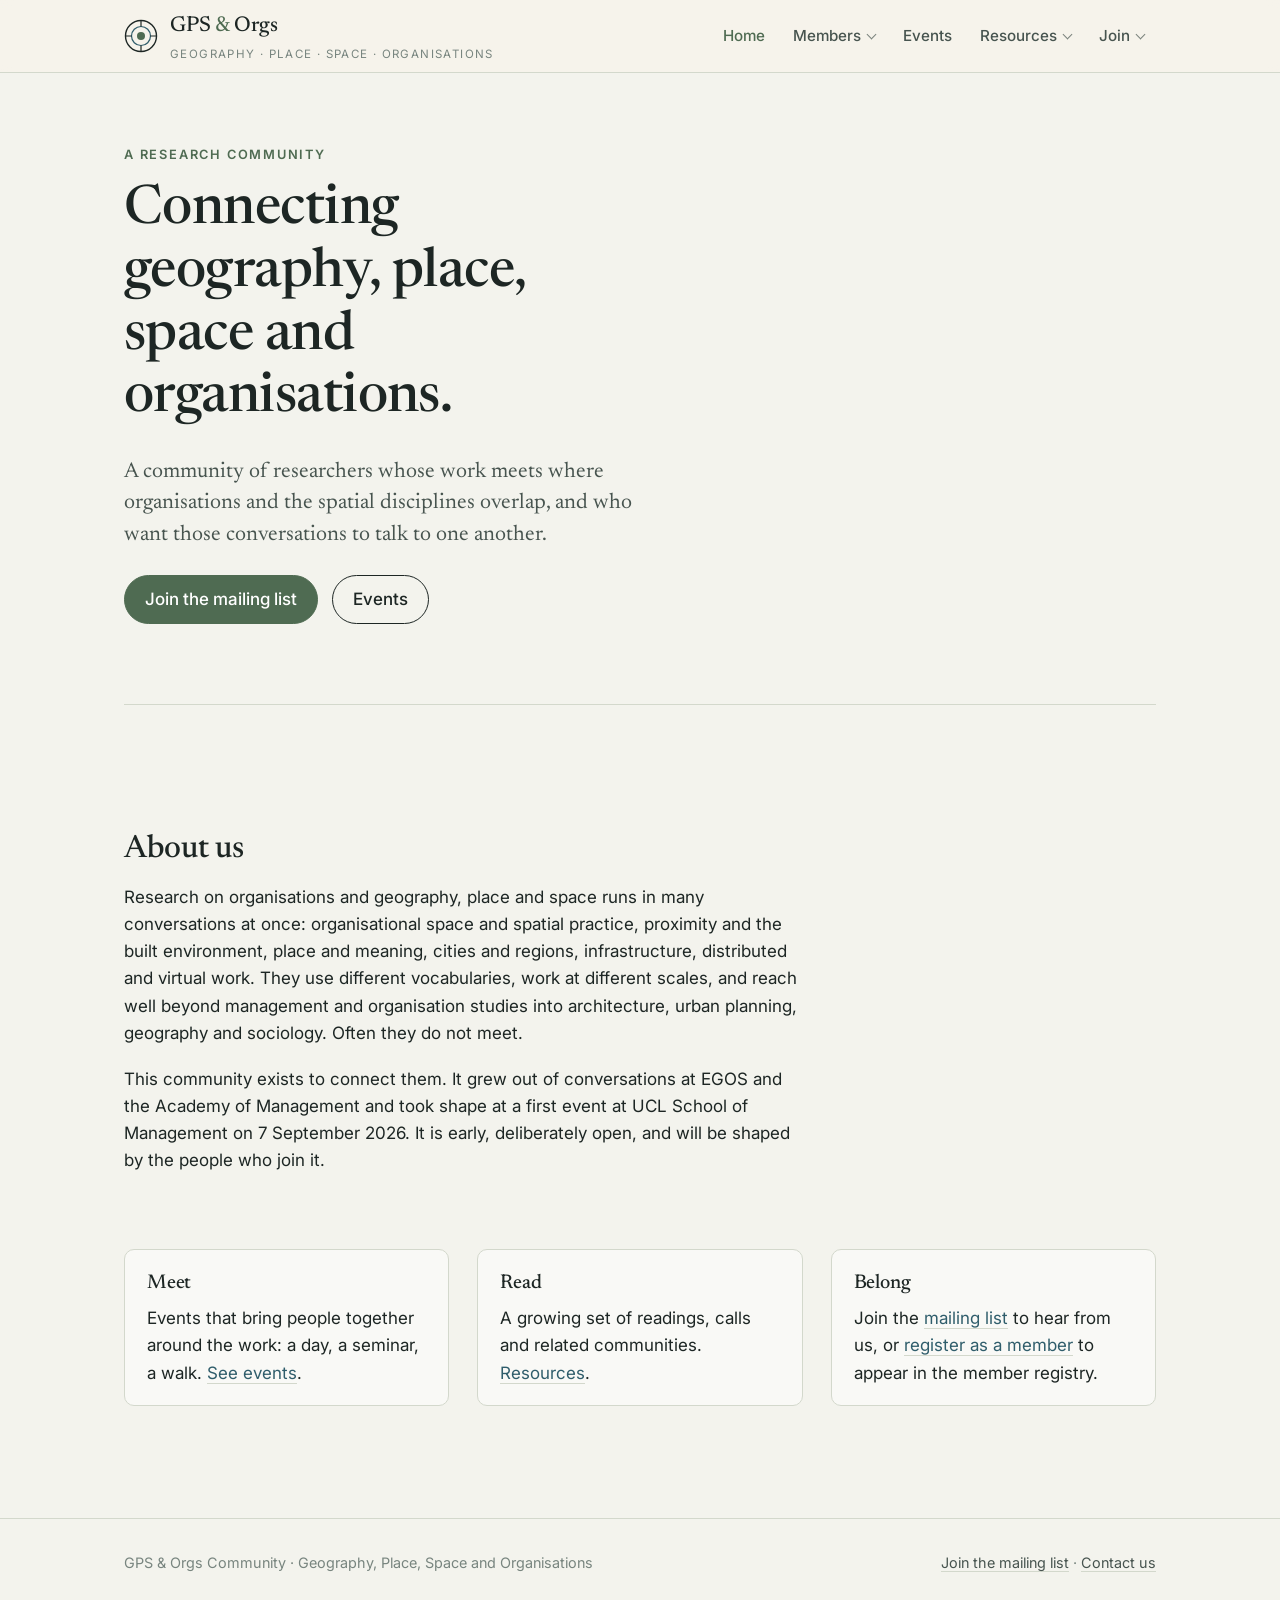
<file: index.html>
<!doctype html>
<html lang="en">
<head>
<meta charset="utf-8">
<meta name="viewport" content="width=device-width, initial-scale=1">
<title>Home · GPS &amp; Orgs Community</title>
<meta name="description" content="A community of researchers exploring organisations in relation to geography, place and space.">
<link rel="stylesheet" href="/assets/site.css?v=8bb95e47">
</head>
<body>
<header class="site"><div class="wrap">
  <a class="brand" href="/"><svg viewBox="0 0 34 34" aria-hidden="true"><circle cx="17" cy="17" r="15.5" fill="none" stroke="#1d2624" stroke-width="1.4"/><circle cx="17" cy="17" r="9.5" fill="none" stroke="#2f5d6b" stroke-width="1.2"/><circle cx="17" cy="17" r="4" fill="#4f6b52"/><path d="M17 1.5v6M17 26.5v6M1.5 17h6M26.5 17h6" stroke="#1d2624" stroke-width="1.2"/></svg><span><span class="name">GPS <span>&amp;</span> Orgs</span><span class="tag">Geography · Place · Space · Organisations</span></span></a>
  <nav class="main" aria-label="Main"><a href="/" aria-current="page">Home</a><details class="menu"><summary>Members</summary><div class="drop"><a href="/committee">Committee</a><a href="/members">Member registry</a></div></details><a href="/events">Events</a><details class="menu"><summary>Resources</summary><div class="drop"><a href="/resources">Community</a><a href="/readings">Readings</a><a href="/teaching">Teaching</a></div></details><details class="menu"><summary>Join</summary><div class="drop"><a href="/join">Mailing list</a><a href="/register">Register as a member</a></div></details></nav>
</div></header>

<main class="wrap">

<section class="hero">
  <div class="kicker">A research community</div>
  <h1>Connecting geography, place, space and organisations.</h1>
  <p class="lede">A community of researchers whose work meets where organisations and the spatial disciplines overlap, and who want those conversations to talk to one another.</p>
  <div class="actions"><a class="btn accent" href="/join">Join the mailing list</a><a class="btn" href="/events">Events</a></div>
</section>
<hr class="rule">
<section class="band">
  <h2>About us</h2>
  <p>Research on organisations and geography, place and space runs in many conversations at once: organisational space and spatial practice, proximity and the built environment, place and meaning, cities and regions, infrastructure, distributed and virtual work. They use different vocabularies, work at different scales, and reach well beyond management and organisation studies into architecture, urban planning, geography and sociology. Often they do not meet.</p>
  <p>This community exists to connect them. It grew out of conversations at EGOS and the Academy of Management and took shape at a first event at UCL School of Management on 7 September 2026. It is early, deliberately open, and will be shaped by the people who join it.</p>
</section>
<section class="band">
  <div class="grid">
    <div class="card"><h3>Meet</h3><p>Events that bring people together around the work: a day, a seminar, a walk. <a href="/events">See events</a>.</p></div>
    <div class="card"><h3>Read</h3><p>A growing set of readings, calls and related communities. <a href="/resources">Resources</a>.</p></div>
    <div class="card"><h3>Belong</h3><p>Join the <a href="/join">mailing list</a> to hear from us, or <a href="/register">register as a member</a> to appear in the member registry.</p></div>
  </div>
</section>

</main>
<footer class="site"><div class="wrap">
  <div>GPS &amp; Orgs Community · Geography, Place, Space and Organisations</div>
  <div><a href="/join">Join the mailing list</a> · <a href="/contact">Contact us</a></div>
</div></footer>
<script>
document.querySelectorAll('a.mail').forEach(function(a){var u=a.dataset.u,d=a.dataset.d;a.href='mailto:'+u+'@'+d;if(!a.textContent.trim())a.textContent=u+'@'+d;});
document.querySelectorAll('details.menu').forEach(function(d){d.addEventListener('toggle',function(){if(d.open)document.querySelectorAll('details.menu').forEach(function(o){if(o!==d)o.open=false;});});});
document.addEventListener('click',function(e){if(!e.target.closest('details.menu'))document.querySelectorAll('details.menu').forEach(function(o){o.open=false;});});
</script>
</body>
</html>
</file>
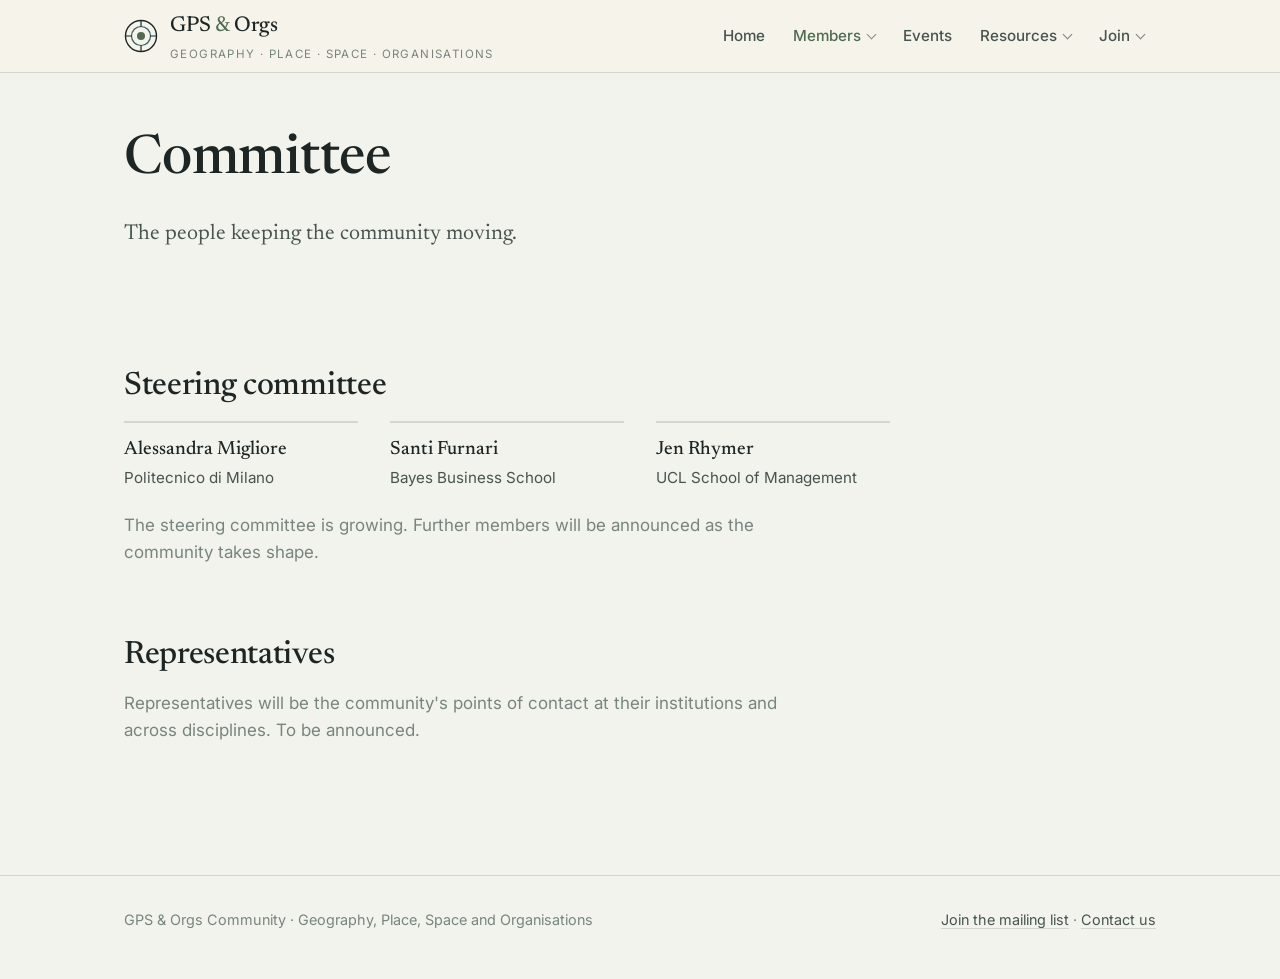
<file: committee.html>
<!doctype html>
<html lang="en">
<head>
<meta charset="utf-8">
<meta name="viewport" content="width=device-width, initial-scale=1">
<title>Committee · GPS &amp; Orgs Community</title>
<meta name="description" content="The steering committee and representatives of the GPS &amp; Orgs Community.">
<link rel="stylesheet" href="/assets/site.css?v=8bb95e47">
</head>
<body>
<header class="site"><div class="wrap">
  <a class="brand" href="/"><svg viewBox="0 0 34 34" aria-hidden="true"><circle cx="17" cy="17" r="15.5" fill="none" stroke="#1d2624" stroke-width="1.4"/><circle cx="17" cy="17" r="9.5" fill="none" stroke="#2f5d6b" stroke-width="1.2"/><circle cx="17" cy="17" r="4" fill="#4f6b52"/><path d="M17 1.5v6M17 26.5v6M1.5 17h6M26.5 17h6" stroke="#1d2624" stroke-width="1.2"/></svg><span><span class="name">GPS <span>&amp;</span> Orgs</span><span class="tag">Geography · Place · Space · Organisations</span></span></a>
  <nav class="main" aria-label="Main"><a href="/">Home</a><details class="menu"><summary class="current">Members</summary><div class="drop"><a href="/committee" aria-current="page">Committee</a><a href="/members">Member registry</a></div></details><a href="/events">Events</a><details class="menu"><summary>Resources</summary><div class="drop"><a href="/resources">Community</a><a href="/readings">Readings</a><a href="/teaching">Teaching</a></div></details><details class="menu"><summary>Join</summary><div class="drop"><a href="/join">Mailing list</a><a href="/register">Register as a member</a></div></details></nav>
</div></header>

<main class="wrap">

<section class="page-title"><h1>Committee</h1><p class="lede">The people keeping the community moving.</p></section>
<section class="band">
  <h2>Steering committee</h2>
  <div class="people">
    <div class="person"><div class="who">Alessandra Migliore</div><div class="where">Politecnico di Milano</div></div>
    <div class="person"><div class="who">Santi Furnari</div><div class="where">Bayes Business School</div></div>
    <div class="person"><div class="who">Jen Rhymer</div><div class="where">UCL School of Management</div></div>
  </div>
  <p class="muted" style="margin-top:22px">The steering committee is growing. Further members will be announced as the community takes shape.</p>
  <h2>Representatives</h2>
  <p class="muted">Representatives will be the community's points of contact at their institutions and across disciplines. To be announced.</p>
</section>

</main>
<footer class="site"><div class="wrap">
  <div>GPS &amp; Orgs Community · Geography, Place, Space and Organisations</div>
  <div><a href="/join">Join the mailing list</a> · <a href="/contact">Contact us</a></div>
</div></footer>
<script>
document.querySelectorAll('a.mail').forEach(function(a){var u=a.dataset.u,d=a.dataset.d;a.href='mailto:'+u+'@'+d;if(!a.textContent.trim())a.textContent=u+'@'+d;});
document.querySelectorAll('details.menu').forEach(function(d){d.addEventListener('toggle',function(){if(d.open)document.querySelectorAll('details.menu').forEach(function(o){if(o!==d)o.open=false;});});});
document.addEventListener('click',function(e){if(!e.target.closest('details.menu'))document.querySelectorAll('details.menu').forEach(function(o){o.open=false;});});
</script>
</body>
</html>
</file>
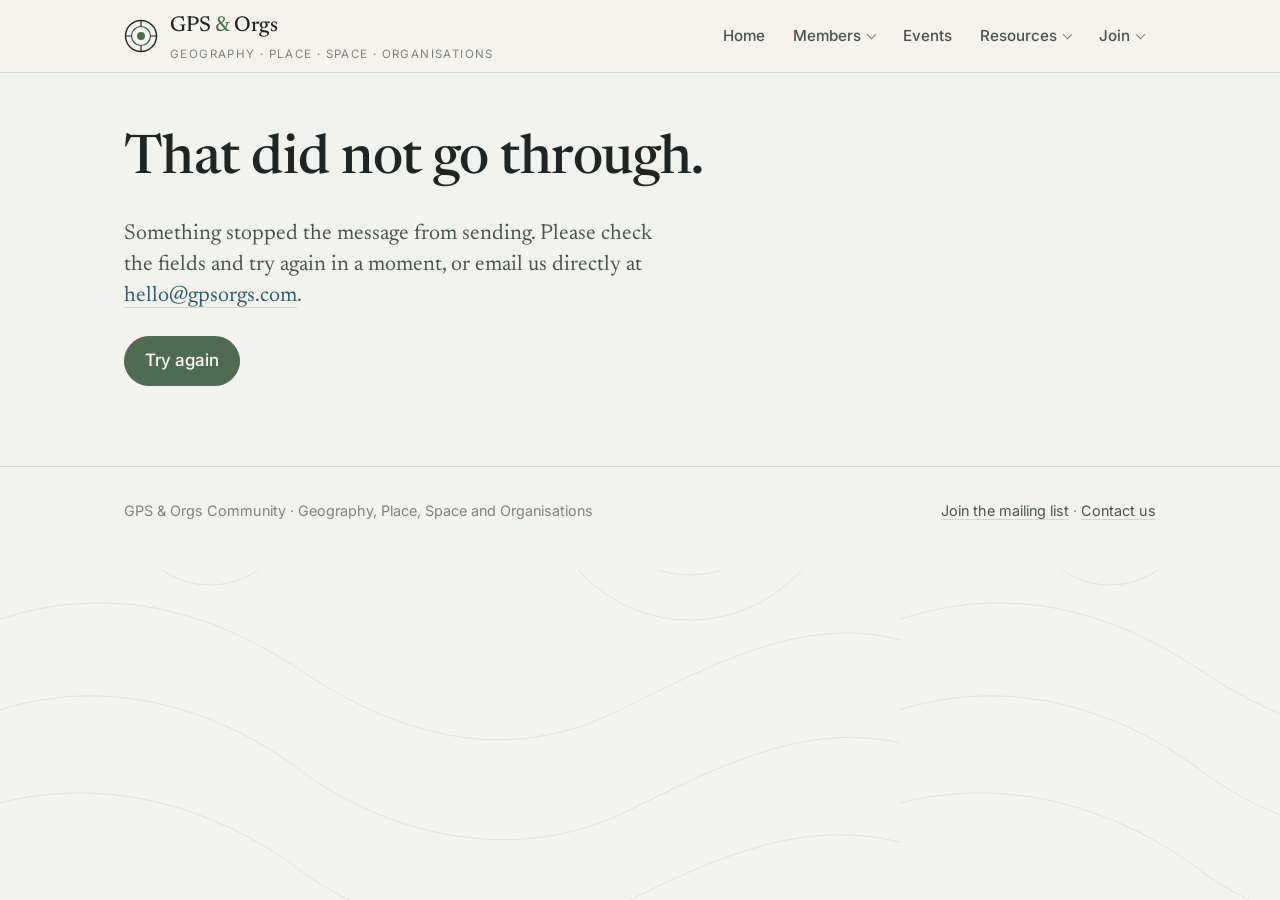
<file: contact-problem.html>
<!doctype html>
<html lang="en">
<head>
<meta charset="utf-8">
<meta name="viewport" content="width=device-width, initial-scale=1">
<title>Something went wrong · GPS &amp; Orgs Community</title>
<meta name="description" content="The message could not be sent.">
<link rel="stylesheet" href="/assets/site.css?v=8bb95e47">
</head>
<body>
<header class="site"><div class="wrap">
  <a class="brand" href="/"><svg viewBox="0 0 34 34" aria-hidden="true"><circle cx="17" cy="17" r="15.5" fill="none" stroke="#1d2624" stroke-width="1.4"/><circle cx="17" cy="17" r="9.5" fill="none" stroke="#2f5d6b" stroke-width="1.2"/><circle cx="17" cy="17" r="4" fill="#4f6b52"/><path d="M17 1.5v6M17 26.5v6M1.5 17h6M26.5 17h6" stroke="#1d2624" stroke-width="1.2"/></svg><span><span class="name">GPS <span>&amp;</span> Orgs</span><span class="tag">Geography · Place · Space · Organisations</span></span></a>
  <nav class="main" aria-label="Main"><a href="/">Home</a><details class="menu"><summary>Members</summary><div class="drop"><a href="/committee">Committee</a><a href="/members">Member registry</a></div></details><a href="/events">Events</a><details class="menu"><summary>Resources</summary><div class="drop"><a href="/resources">Community</a><a href="/readings">Readings</a><a href="/teaching">Teaching</a></div></details><details class="menu"><summary>Join</summary><div class="drop"><a href="/join">Mailing list</a><a href="/register">Register as a member</a></div></details></nav>
</div></header>

<main class="wrap">

<section class="page-title"><h1>That did not go through.</h1><p class="lede">Something stopped the message from sending. Please check the fields and try again in a moment, or email us directly at <a class="mail" data-u="hello" data-d="gpsorgs.com"></a>.</p>
<div class="actions"><a class="btn accent" href="/contact">Try again</a></div></section>

</main>
<footer class="site"><div class="wrap">
  <div>GPS &amp; Orgs Community · Geography, Place, Space and Organisations</div>
  <div><a href="/join">Join the mailing list</a> · <a href="/contact">Contact us</a></div>
</div></footer>
<script>
document.querySelectorAll('a.mail').forEach(function(a){var u=a.dataset.u,d=a.dataset.d;a.href='mailto:'+u+'@'+d;if(!a.textContent.trim())a.textContent=u+'@'+d;});
document.querySelectorAll('details.menu').forEach(function(d){d.addEventListener('toggle',function(){if(d.open)document.querySelectorAll('details.menu').forEach(function(o){if(o!==d)o.open=false;});});});
document.addEventListener('click',function(e){if(!e.target.closest('details.menu'))document.querySelectorAll('details.menu').forEach(function(o){o.open=false;});});
</script>
</body>
</html>
</file>
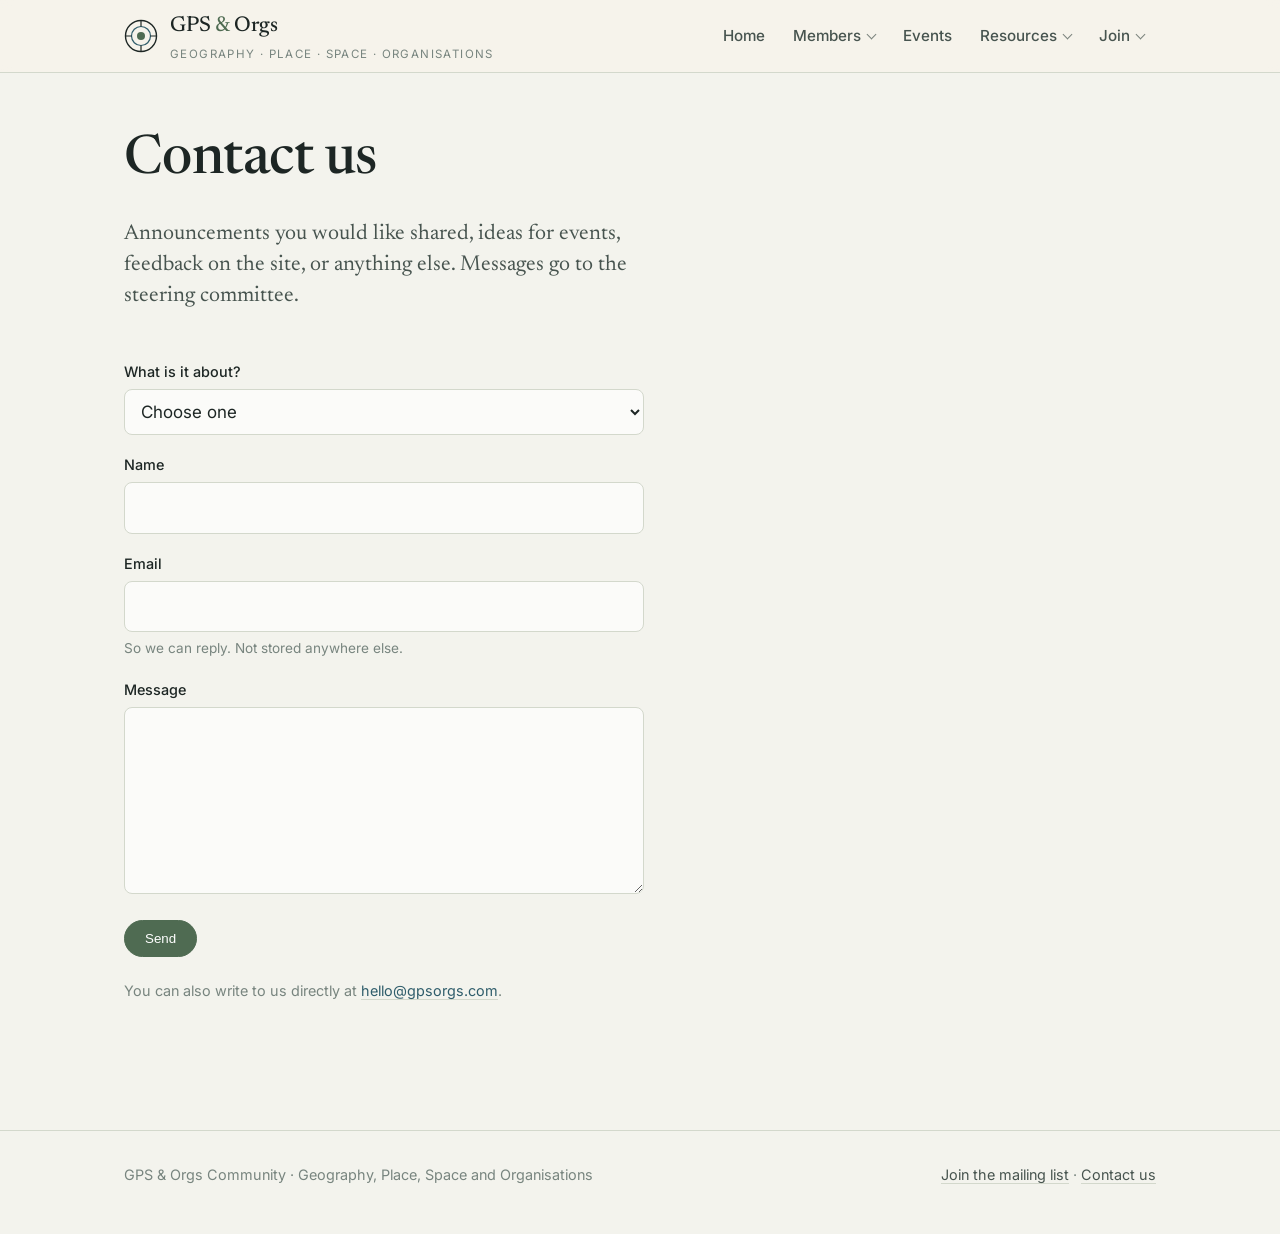
<file: contact.html>
<!doctype html>
<html lang="en">
<head>
<meta charset="utf-8">
<meta name="viewport" content="width=device-width, initial-scale=1">
<title>Contact · GPS &amp; Orgs Community</title>
<meta name="description" content="Contact the GPS &amp; Orgs Community.">
<link rel="stylesheet" href="/assets/site.css?v=8bb95e47">
</head>
<body>
<header class="site"><div class="wrap">
  <a class="brand" href="/"><svg viewBox="0 0 34 34" aria-hidden="true"><circle cx="17" cy="17" r="15.5" fill="none" stroke="#1d2624" stroke-width="1.4"/><circle cx="17" cy="17" r="9.5" fill="none" stroke="#2f5d6b" stroke-width="1.2"/><circle cx="17" cy="17" r="4" fill="#4f6b52"/><path d="M17 1.5v6M17 26.5v6M1.5 17h6M26.5 17h6" stroke="#1d2624" stroke-width="1.2"/></svg><span><span class="name">GPS <span>&amp;</span> Orgs</span><span class="tag">Geography · Place · Space · Organisations</span></span></a>
  <nav class="main" aria-label="Main"><a href="/">Home</a><details class="menu"><summary>Members</summary><div class="drop"><a href="/committee">Committee</a><a href="/members">Member registry</a></div></details><a href="/events">Events</a><details class="menu"><summary>Resources</summary><div class="drop"><a href="/resources">Community</a><a href="/readings">Readings</a><a href="/teaching">Teaching</a></div></details><details class="menu"><summary>Join</summary><div class="drop"><a href="/join">Mailing list</a><a href="/register">Register as a member</a></div></details></nav>
</div></header>

<main class="wrap">

<section class="page-title"><h1>Contact us</h1><p class="lede">Announcements you would like shared, ideas for events, feedback on the site, or anything else. Messages go to the steering committee.</p></section>
<section class="band">
  <form class="join" action="/api/contact" method="post">
    <div style="position:absolute;left:-10000px;top:auto;width:1px;height:1px;overflow:hidden" aria-hidden="true"><label>Leave this empty<input type="text" name="website" tabindex="-1" autocomplete="off"></label></div>
    <div class="field"><label for="topic">What is it about?</label><select id="topic" name="topic" required>
      <option value="">Choose one</option>
      <option>Resource contribution</option>
      <option>Event idea</option>
      <option>Website feedback</option>
      <option>Member registry issue</option>
      <option>General enquiry</option>
    </select></div>
    <div class="field"><label for="name">Name</label><input id="name" name="name" type="text" autocomplete="name" required></div>
    <div class="field"><label for="email">Email</label><input id="email" name="email" type="email" autocomplete="email" required><div class="hint">So we can reply. Not stored anywhere else.</div></div>
    <div class="field"><label for="message">Message</label><textarea id="message" name="message" rows="6" required></textarea></div>
    <button class="btn accent" type="submit">Send</button>
  </form>
  <p class="small muted" style="margin-top:22px">You can also write to us directly at <a class="mail" data-u="hello" data-d="gpsorgs.com"></a>.</p>
</section>

</main>
<footer class="site"><div class="wrap">
  <div>GPS &amp; Orgs Community · Geography, Place, Space and Organisations</div>
  <div><a href="/join">Join the mailing list</a> · <a href="/contact">Contact us</a></div>
</div></footer>
<script>
document.querySelectorAll('a.mail').forEach(function(a){var u=a.dataset.u,d=a.dataset.d;a.href='mailto:'+u+'@'+d;if(!a.textContent.trim())a.textContent=u+'@'+d;});
document.querySelectorAll('details.menu').forEach(function(d){d.addEventListener('toggle',function(){if(d.open)document.querySelectorAll('details.menu').forEach(function(o){if(o!==d)o.open=false;});});});
document.addEventListener('click',function(e){if(!e.target.closest('details.menu'))document.querySelectorAll('details.menu').forEach(function(o){o.open=false;});});
</script>
</body>
</html>
</file>
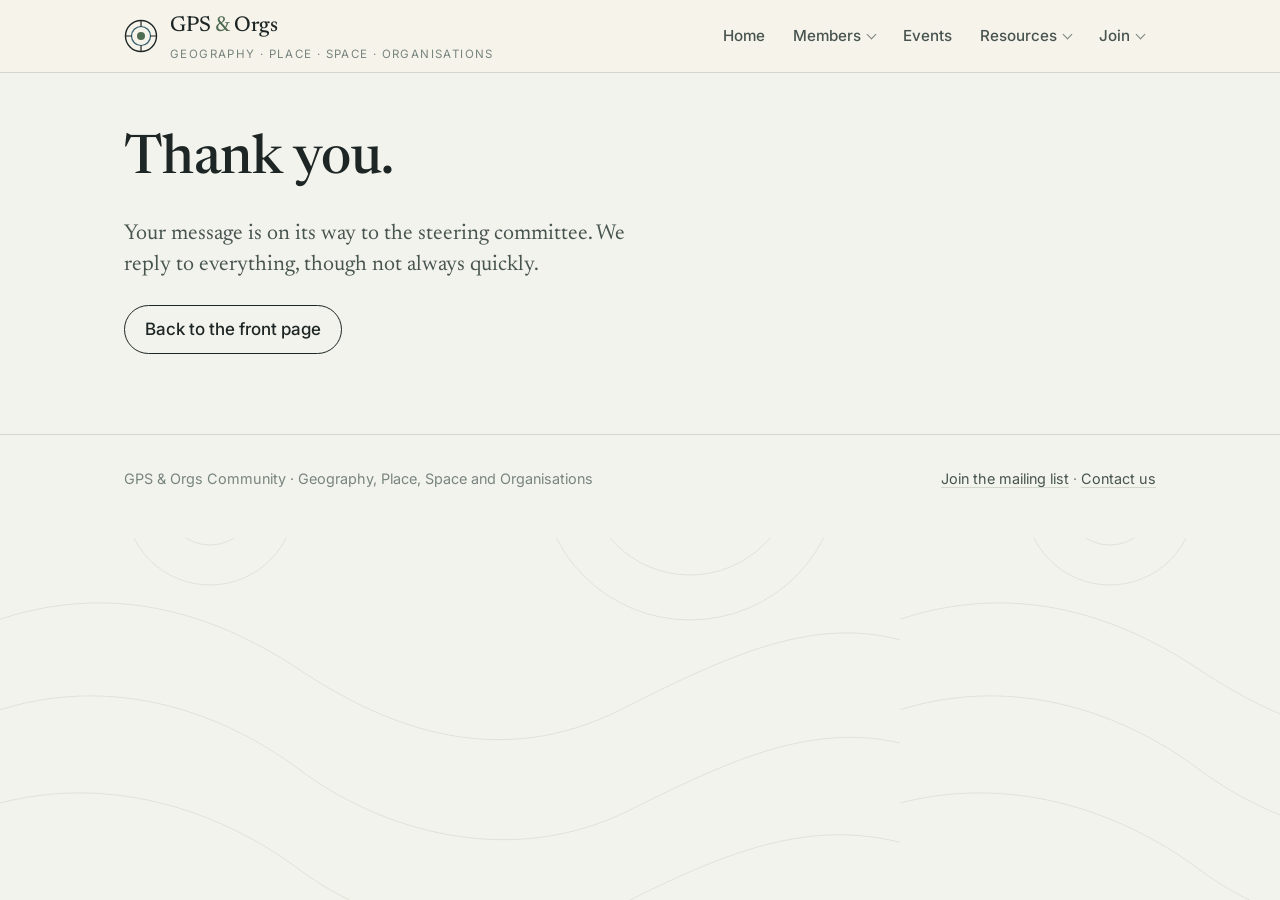
<file: contacted.html>
<!doctype html>
<html lang="en">
<head>
<meta charset="utf-8">
<meta name="viewport" content="width=device-width, initial-scale=1">
<title>Message sent · GPS &amp; Orgs Community</title>
<meta name="description" content="Your message to the GPS &amp; Orgs Community was sent.">
<link rel="stylesheet" href="/assets/site.css?v=8bb95e47">
</head>
<body>
<header class="site"><div class="wrap">
  <a class="brand" href="/"><svg viewBox="0 0 34 34" aria-hidden="true"><circle cx="17" cy="17" r="15.5" fill="none" stroke="#1d2624" stroke-width="1.4"/><circle cx="17" cy="17" r="9.5" fill="none" stroke="#2f5d6b" stroke-width="1.2"/><circle cx="17" cy="17" r="4" fill="#4f6b52"/><path d="M17 1.5v6M17 26.5v6M1.5 17h6M26.5 17h6" stroke="#1d2624" stroke-width="1.2"/></svg><span><span class="name">GPS <span>&amp;</span> Orgs</span><span class="tag">Geography · Place · Space · Organisations</span></span></a>
  <nav class="main" aria-label="Main"><a href="/">Home</a><details class="menu"><summary>Members</summary><div class="drop"><a href="/committee">Committee</a><a href="/members">Member registry</a></div></details><a href="/events">Events</a><details class="menu"><summary>Resources</summary><div class="drop"><a href="/resources">Community</a><a href="/readings">Readings</a><a href="/teaching">Teaching</a></div></details><details class="menu"><summary>Join</summary><div class="drop"><a href="/join">Mailing list</a><a href="/register">Register as a member</a></div></details></nav>
</div></header>

<main class="wrap">

<section class="page-title"><h1>Thank you.</h1><p class="lede">Your message is on its way to the steering committee. We reply to everything, though not always quickly.</p>
<div class="actions"><a class="btn" href="/">Back to the front page</a></div></section>

</main>
<footer class="site"><div class="wrap">
  <div>GPS &amp; Orgs Community · Geography, Place, Space and Organisations</div>
  <div><a href="/join">Join the mailing list</a> · <a href="/contact">Contact us</a></div>
</div></footer>
<script>
document.querySelectorAll('a.mail').forEach(function(a){var u=a.dataset.u,d=a.dataset.d;a.href='mailto:'+u+'@'+d;if(!a.textContent.trim())a.textContent=u+'@'+d;});
document.querySelectorAll('details.menu').forEach(function(d){d.addEventListener('toggle',function(){if(d.open)document.querySelectorAll('details.menu').forEach(function(o){if(o!==d)o.open=false;});});});
document.addEventListener('click',function(e){if(!e.target.closest('details.menu'))document.querySelectorAll('details.menu').forEach(function(o){o.open=false;});});
</script>
</body>
</html>
</file>
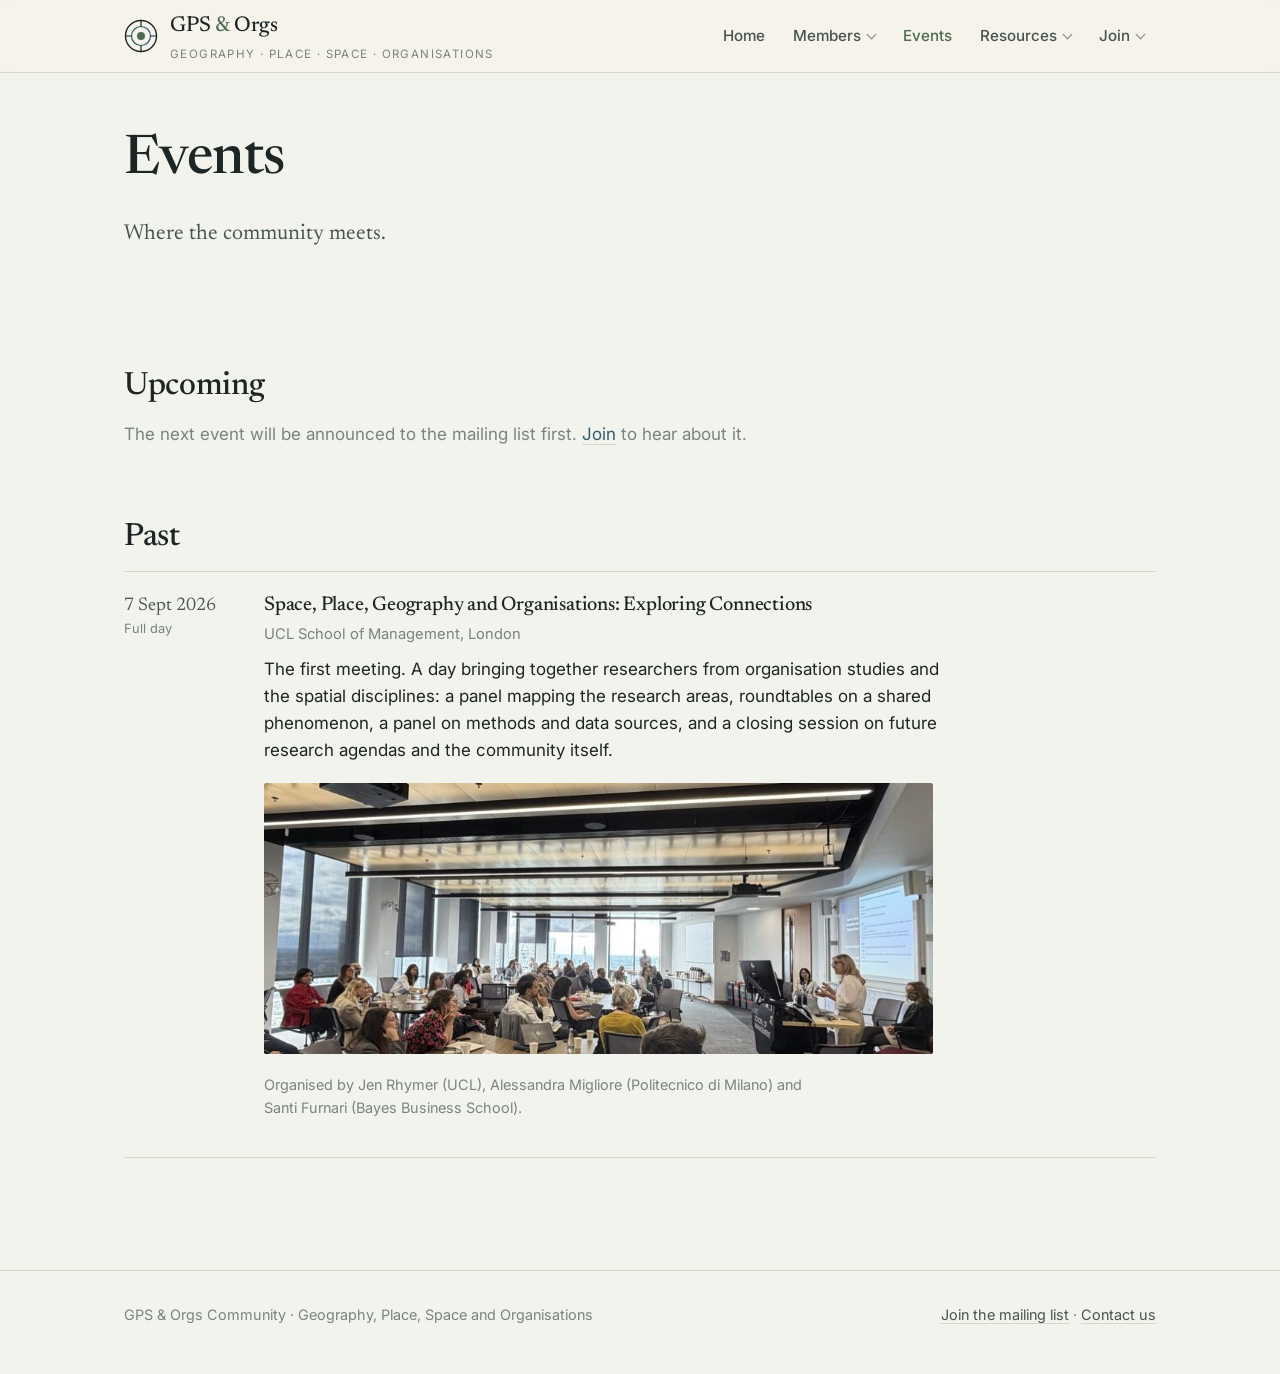
<file: events.html>
<!doctype html>
<html lang="en">
<head>
<meta charset="utf-8">
<meta name="viewport" content="width=device-width, initial-scale=1">
<title>Events · GPS &amp; Orgs Community</title>
<meta name="description" content="Upcoming and past events of the GPS &amp; Orgs Community.">
<link rel="stylesheet" href="/assets/site.css?v=8bb95e47">
</head>
<body>
<header class="site"><div class="wrap">
  <a class="brand" href="/"><svg viewBox="0 0 34 34" aria-hidden="true"><circle cx="17" cy="17" r="15.5" fill="none" stroke="#1d2624" stroke-width="1.4"/><circle cx="17" cy="17" r="9.5" fill="none" stroke="#2f5d6b" stroke-width="1.2"/><circle cx="17" cy="17" r="4" fill="#4f6b52"/><path d="M17 1.5v6M17 26.5v6M1.5 17h6M26.5 17h6" stroke="#1d2624" stroke-width="1.2"/></svg><span><span class="name">GPS <span>&amp;</span> Orgs</span><span class="tag">Geography · Place · Space · Organisations</span></span></a>
  <nav class="main" aria-label="Main"><a href="/">Home</a><details class="menu"><summary>Members</summary><div class="drop"><a href="/committee">Committee</a><a href="/members">Member registry</a></div></details><a href="/events" aria-current="page">Events</a><details class="menu"><summary>Resources</summary><div class="drop"><a href="/resources">Community</a><a href="/readings">Readings</a><a href="/teaching">Teaching</a></div></details><details class="menu"><summary>Join</summary><div class="drop"><a href="/join">Mailing list</a><a href="/register">Register as a member</a></div></details></nav>
</div></header>

<main class="wrap">

<section class="page-title"><h1>Events</h1><p class="lede">Where the community meets.</p></section>
<section class="band">
  <h2>Upcoming</h2>
  <p class="muted">The next event will be announced to the mailing list first. <a href="/join">Join</a> to hear about it.</p>
  <h2>Past</h2>
  <div class="event">
    <div class="when">7 Sept 2026<small>Full day</small></div>
    <div>
      <h3>Space, Place, Geography and Organisations: Exploring Connections</h3>
      <div class="where">UCL School of Management, London</div>
      <p>The first meeting. A day bringing together researchers from organisation studies and the spatial disciplines: a panel mapping the research areas, roundtables on a shared phenomenon, a panel on methods and data sources, and a closing session on future research agendas and the community itself.</p>
      <figure class="photo">
        <img src="/assets/2026-09-07-first-meeting-900.jpg" srcset="/assets/2026-09-07-first-meeting-900.jpg 900w, /assets/2026-09-07-first-meeting-1800.jpg 1800w" sizes="(max-width: 600px) 92vw, 670px" width="900" height="365" loading="lazy" alt="Researchers seated around tables in a top-floor room at UCL School of Management, listening to a speaker at the lectern, with the London skyline through the windows.">
      </figure>
      <p class="small muted">Organised by Jen Rhymer (UCL), Alessandra Migliore (Politecnico di Milano) and Santi Furnari (Bayes Business School).</p>
    </div>
  </div>
</section>

</main>
<footer class="site"><div class="wrap">
  <div>GPS &amp; Orgs Community · Geography, Place, Space and Organisations</div>
  <div><a href="/join">Join the mailing list</a> · <a href="/contact">Contact us</a></div>
</div></footer>
<script>
document.querySelectorAll('a.mail').forEach(function(a){var u=a.dataset.u,d=a.dataset.d;a.href='mailto:'+u+'@'+d;if(!a.textContent.trim())a.textContent=u+'@'+d;});
document.querySelectorAll('details.menu').forEach(function(d){d.addEventListener('toggle',function(){if(d.open)document.querySelectorAll('details.menu').forEach(function(o){if(o!==d)o.open=false;});});});
document.addEventListener('click',function(e){if(!e.target.closest('details.menu'))document.querySelectorAll('details.menu').forEach(function(o){o.open=false;});});
</script>
</body>
</html>
</file>
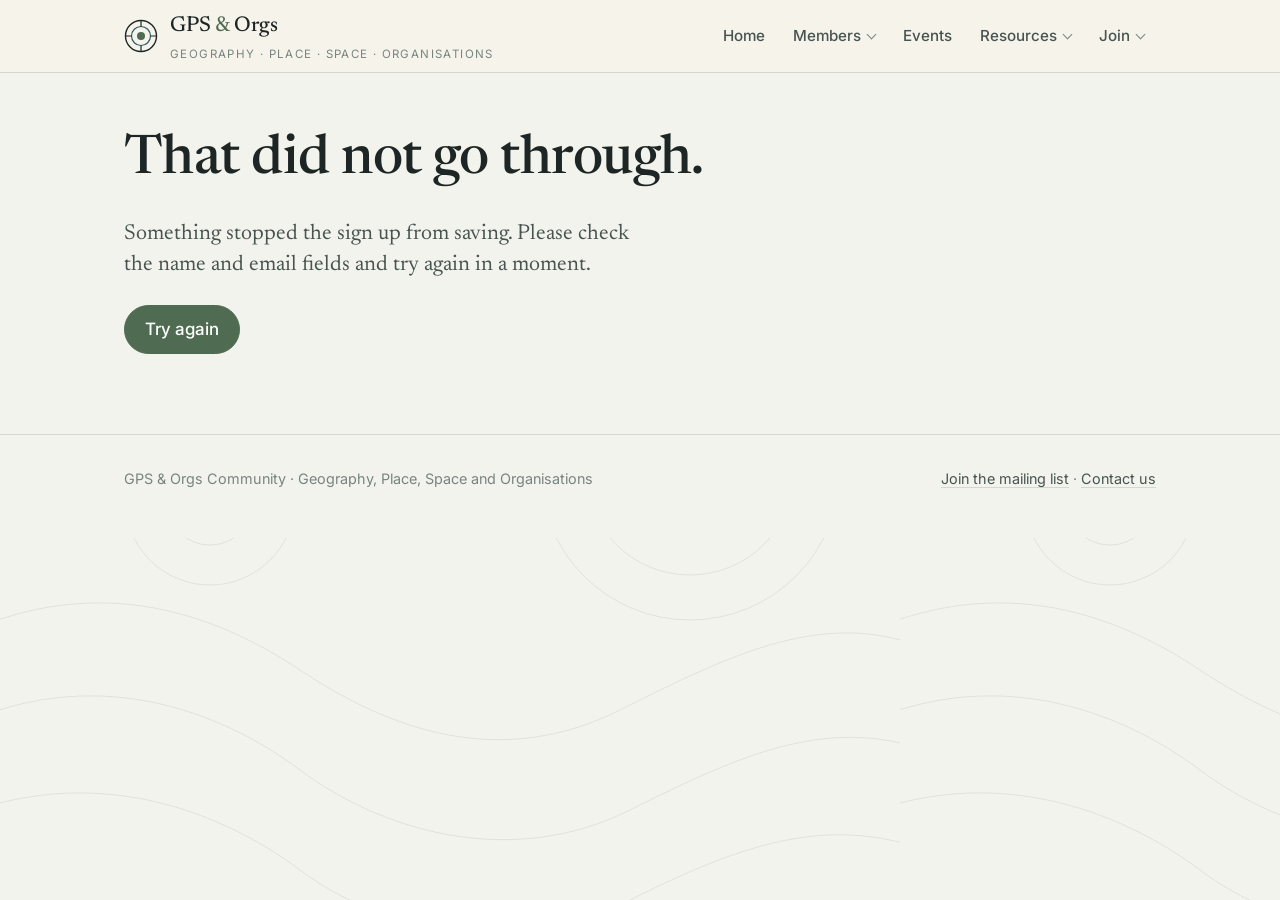
<file: join-problem.html>
<!doctype html>
<html lang="en">
<head>
<meta charset="utf-8">
<meta name="viewport" content="width=device-width, initial-scale=1">
<title>Something went wrong · GPS &amp; Orgs Community</title>
<meta name="description" content="The sign up could not be saved.">
<link rel="stylesheet" href="/assets/site.css?v=8bb95e47">
</head>
<body>
<header class="site"><div class="wrap">
  <a class="brand" href="/"><svg viewBox="0 0 34 34" aria-hidden="true"><circle cx="17" cy="17" r="15.5" fill="none" stroke="#1d2624" stroke-width="1.4"/><circle cx="17" cy="17" r="9.5" fill="none" stroke="#2f5d6b" stroke-width="1.2"/><circle cx="17" cy="17" r="4" fill="#4f6b52"/><path d="M17 1.5v6M17 26.5v6M1.5 17h6M26.5 17h6" stroke="#1d2624" stroke-width="1.2"/></svg><span><span class="name">GPS <span>&amp;</span> Orgs</span><span class="tag">Geography · Place · Space · Organisations</span></span></a>
  <nav class="main" aria-label="Main"><a href="/">Home</a><details class="menu"><summary>Members</summary><div class="drop"><a href="/committee">Committee</a><a href="/members">Member registry</a></div></details><a href="/events">Events</a><details class="menu"><summary>Resources</summary><div class="drop"><a href="/resources">Community</a><a href="/readings">Readings</a><a href="/teaching">Teaching</a></div></details><details class="menu"><summary>Join</summary><div class="drop"><a href="/join">Mailing list</a><a href="/register">Register as a member</a></div></details></nav>
</div></header>

<main class="wrap">

<section class="page-title"><h1>That did not go through.</h1><p class="lede">Something stopped the sign up from saving. Please check the name and email fields and try again in a moment.</p>
<div class="actions"><a class="btn accent" href="/join">Try again</a></div></section>

</main>
<footer class="site"><div class="wrap">
  <div>GPS &amp; Orgs Community · Geography, Place, Space and Organisations</div>
  <div><a href="/join">Join the mailing list</a> · <a href="/contact">Contact us</a></div>
</div></footer>
<script>
document.querySelectorAll('a.mail').forEach(function(a){var u=a.dataset.u,d=a.dataset.d;a.href='mailto:'+u+'@'+d;if(!a.textContent.trim())a.textContent=u+'@'+d;});
document.querySelectorAll('details.menu').forEach(function(d){d.addEventListener('toggle',function(){if(d.open)document.querySelectorAll('details.menu').forEach(function(o){if(o!==d)o.open=false;});});});
document.addEventListener('click',function(e){if(!e.target.closest('details.menu'))document.querySelectorAll('details.menu').forEach(function(o){o.open=false;});});
</script>
</body>
</html>
</file>
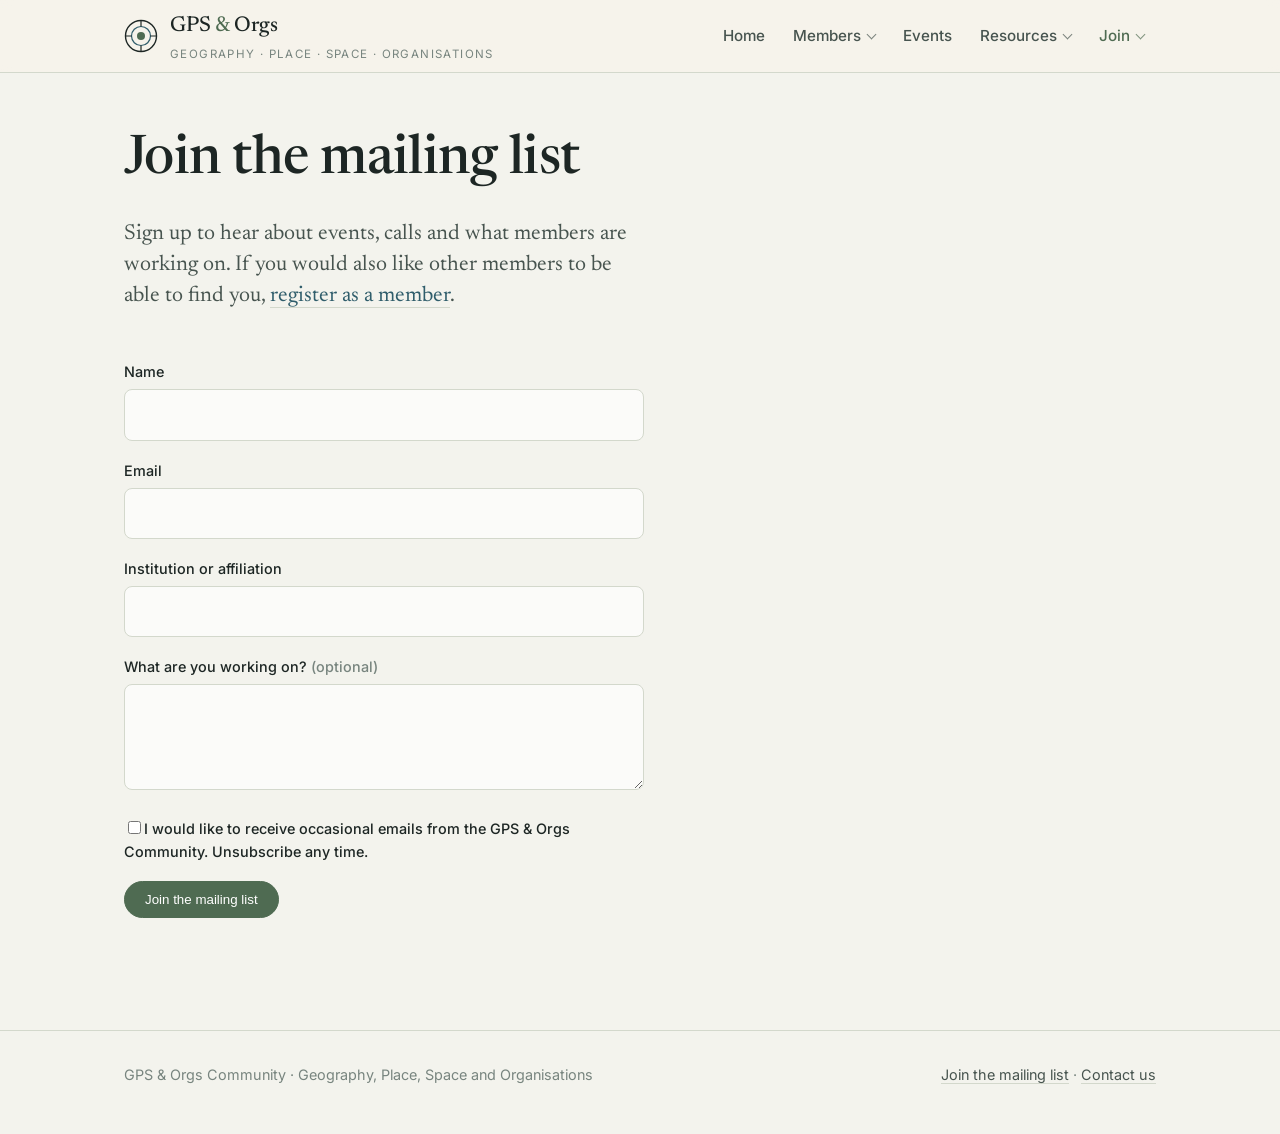
<file: join.html>
<!doctype html>
<html lang="en">
<head>
<meta charset="utf-8">
<meta name="viewport" content="width=device-width, initial-scale=1">
<title>Join · GPS &amp; Orgs Community</title>
<meta name="description" content="Join the GPS &amp; Orgs Community mailing list.">
<link rel="stylesheet" href="/assets/site.css?v=8bb95e47">
</head>
<body>
<header class="site"><div class="wrap">
  <a class="brand" href="/"><svg viewBox="0 0 34 34" aria-hidden="true"><circle cx="17" cy="17" r="15.5" fill="none" stroke="#1d2624" stroke-width="1.4"/><circle cx="17" cy="17" r="9.5" fill="none" stroke="#2f5d6b" stroke-width="1.2"/><circle cx="17" cy="17" r="4" fill="#4f6b52"/><path d="M17 1.5v6M17 26.5v6M1.5 17h6M26.5 17h6" stroke="#1d2624" stroke-width="1.2"/></svg><span><span class="name">GPS <span>&amp;</span> Orgs</span><span class="tag">Geography · Place · Space · Organisations</span></span></a>
  <nav class="main" aria-label="Main"><a href="/">Home</a><details class="menu"><summary>Members</summary><div class="drop"><a href="/committee">Committee</a><a href="/members">Member registry</a></div></details><a href="/events">Events</a><details class="menu"><summary>Resources</summary><div class="drop"><a href="/resources">Community</a><a href="/readings">Readings</a><a href="/teaching">Teaching</a></div></details><details class="menu"><summary class="current">Join</summary><div class="drop"><a href="/join" aria-current="page">Mailing list</a><a href="/register">Register as a member</a></div></details></nav>
</div></header>

<main class="wrap">

<section class="page-title"><h1>Join the mailing list</h1><p class="lede">Sign up to hear about events, calls and what members are working on. If you would also like other members to be able to find you, <a href="/register">register as a member</a>.</p></section>
<section class="band">
  <form class="join" action="/api/join" method="post">
    <div style="position:absolute;left:-10000px;top:auto;width:1px;height:1px;overflow:hidden" aria-hidden="true"><label>Leave this empty<input type="text" name="website" tabindex="-1" autocomplete="off"></label></div>
    <div class="field"><label for="name">Name</label><input id="name" name="name" type="text" autocomplete="name" required></div>
    <div class="field"><label for="email">Email</label><input id="email" name="email" type="email" autocomplete="email" required></div>
    <div class="field"><label for="affiliation">Institution or affiliation</label><input id="affiliation" name="affiliation" type="text" autocomplete="organization"></div>
    <div class="field"><label for="interests">What are you working on? <span class="muted">(optional)</span></label><textarea id="interests" name="interests" rows="3"></textarea></div>
    <div class="field"><label class="check"><input type="checkbox" name="consent" required><span>I would like to receive occasional emails from the GPS &amp; Orgs Community. Unsubscribe any time.</span></label></div>
    <button class="btn accent" type="submit">Join the mailing list</button>
  </form>
</section>

</main>
<footer class="site"><div class="wrap">
  <div>GPS &amp; Orgs Community · Geography, Place, Space and Organisations</div>
  <div><a href="/join">Join the mailing list</a> · <a href="/contact">Contact us</a></div>
</div></footer>
<script>
document.querySelectorAll('a.mail').forEach(function(a){var u=a.dataset.u,d=a.dataset.d;a.href='mailto:'+u+'@'+d;if(!a.textContent.trim())a.textContent=u+'@'+d;});
document.querySelectorAll('details.menu').forEach(function(d){d.addEventListener('toggle',function(){if(d.open)document.querySelectorAll('details.menu').forEach(function(o){if(o!==d)o.open=false;});});});
document.addEventListener('click',function(e){if(!e.target.closest('details.menu'))document.querySelectorAll('details.menu').forEach(function(o){o.open=false;});});
</script>
</body>
</html>
</file>
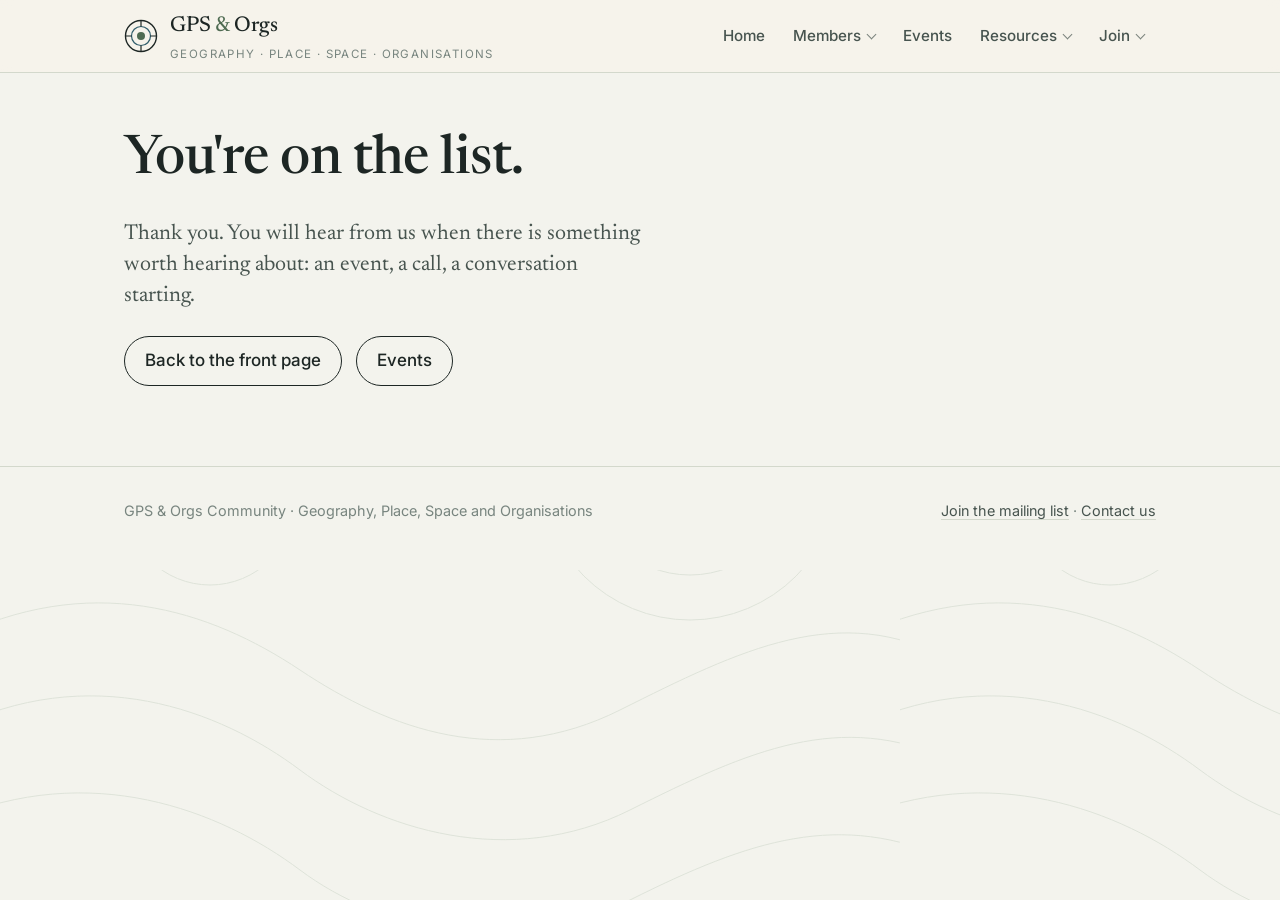
<file: joined.html>
<!doctype html>
<html lang="en">
<head>
<meta charset="utf-8">
<meta name="viewport" content="width=device-width, initial-scale=1">
<title>You&#x27;re on the list · GPS &amp; Orgs Community</title>
<meta name="description" content="Thanks for joining the GPS &amp; Orgs Community mailing list.">
<link rel="stylesheet" href="/assets/site.css?v=8bb95e47">
</head>
<body>
<header class="site"><div class="wrap">
  <a class="brand" href="/"><svg viewBox="0 0 34 34" aria-hidden="true"><circle cx="17" cy="17" r="15.5" fill="none" stroke="#1d2624" stroke-width="1.4"/><circle cx="17" cy="17" r="9.5" fill="none" stroke="#2f5d6b" stroke-width="1.2"/><circle cx="17" cy="17" r="4" fill="#4f6b52"/><path d="M17 1.5v6M17 26.5v6M1.5 17h6M26.5 17h6" stroke="#1d2624" stroke-width="1.2"/></svg><span><span class="name">GPS <span>&amp;</span> Orgs</span><span class="tag">Geography · Place · Space · Organisations</span></span></a>
  <nav class="main" aria-label="Main"><a href="/">Home</a><details class="menu"><summary>Members</summary><div class="drop"><a href="/committee">Committee</a><a href="/members">Member registry</a></div></details><a href="/events">Events</a><details class="menu"><summary>Resources</summary><div class="drop"><a href="/resources">Community</a><a href="/readings">Readings</a><a href="/teaching">Teaching</a></div></details><details class="menu"><summary>Join</summary><div class="drop"><a href="/join">Mailing list</a><a href="/register">Register as a member</a></div></details></nav>
</div></header>

<main class="wrap">

<section class="page-title"><h1>You're on the list.</h1><p class="lede">Thank you. You will hear from us when there is something worth hearing about: an event, a call, a conversation starting.</p>
<div class="actions"><a class="btn" href="/">Back to the front page</a><a class="btn" href="/events">Events</a></div></section>

</main>
<footer class="site"><div class="wrap">
  <div>GPS &amp; Orgs Community · Geography, Place, Space and Organisations</div>
  <div><a href="/join">Join the mailing list</a> · <a href="/contact">Contact us</a></div>
</div></footer>
<script>
document.querySelectorAll('a.mail').forEach(function(a){var u=a.dataset.u,d=a.dataset.d;a.href='mailto:'+u+'@'+d;if(!a.textContent.trim())a.textContent=u+'@'+d;});
document.querySelectorAll('details.menu').forEach(function(d){d.addEventListener('toggle',function(){if(d.open)document.querySelectorAll('details.menu').forEach(function(o){if(o!==d)o.open=false;});});});
document.addEventListener('click',function(e){if(!e.target.closest('details.menu'))document.querySelectorAll('details.menu').forEach(function(o){o.open=false;});});
</script>
</body>
</html>
</file>
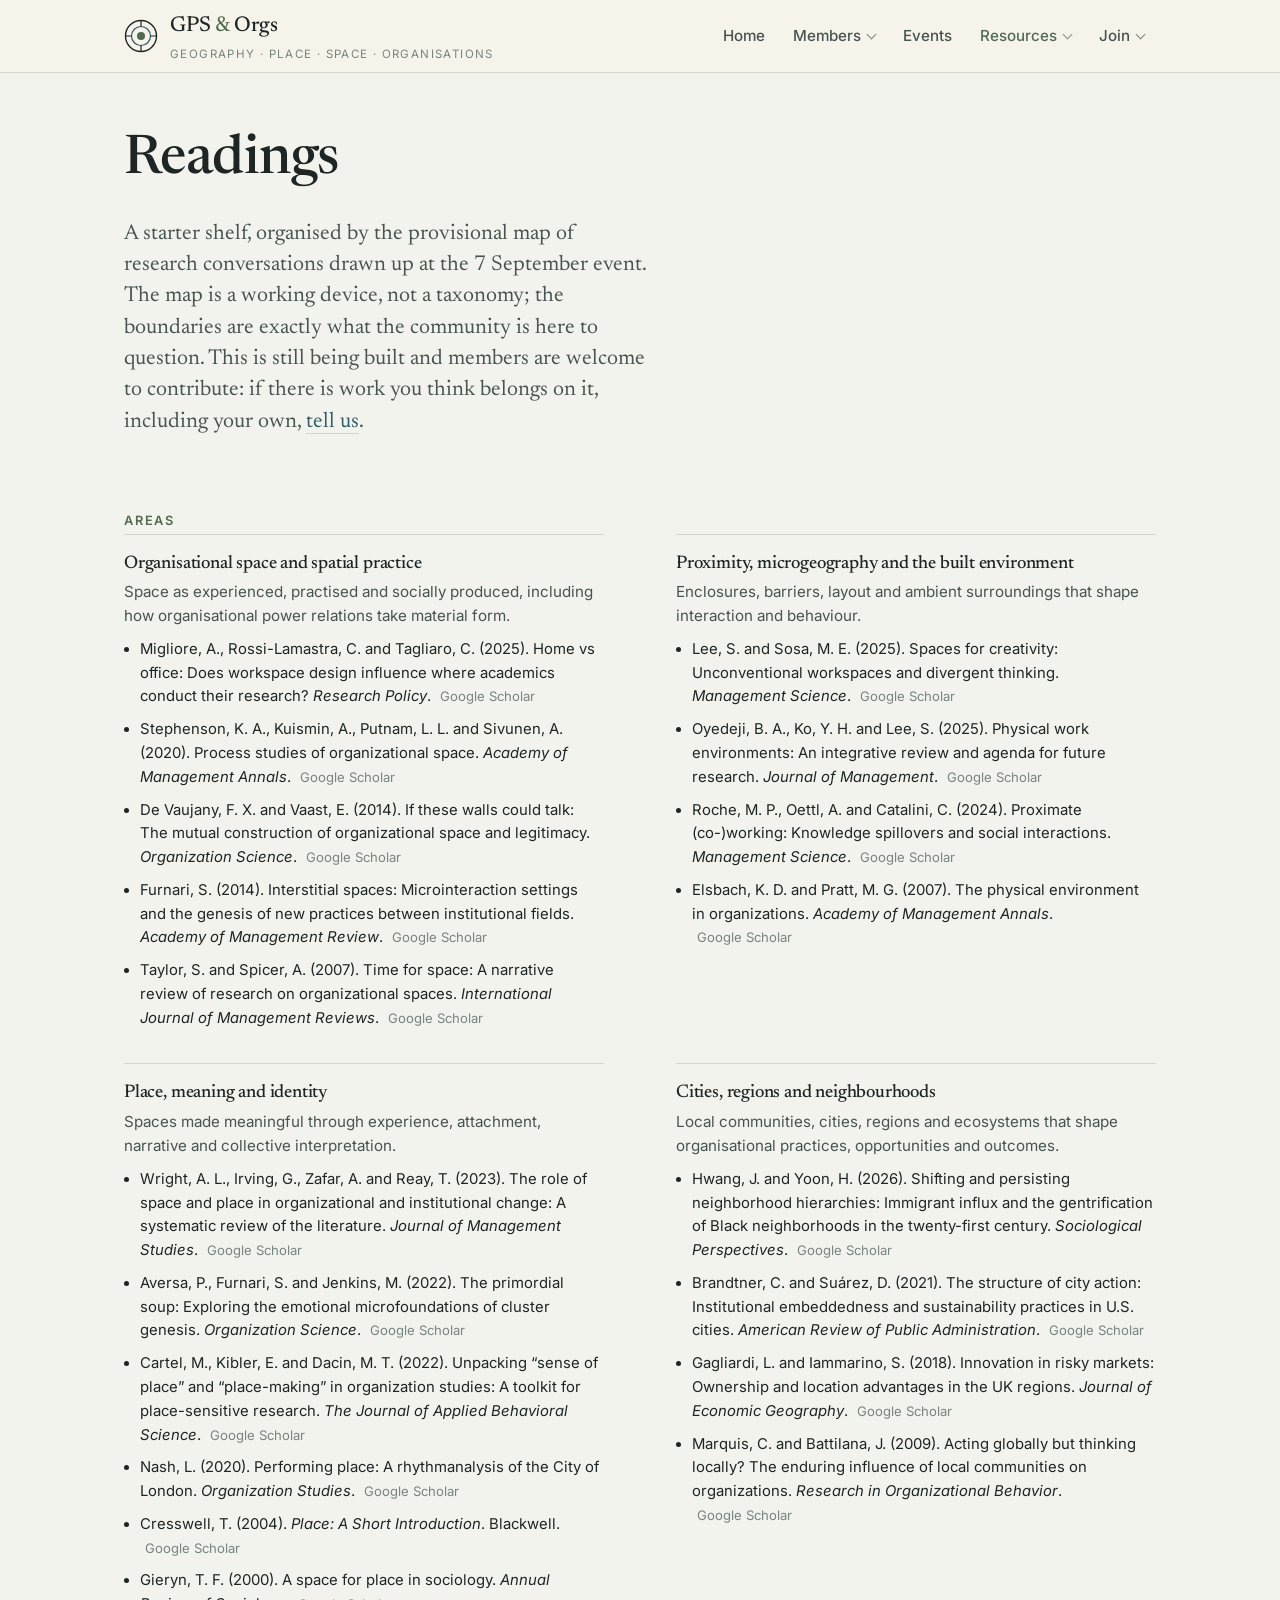
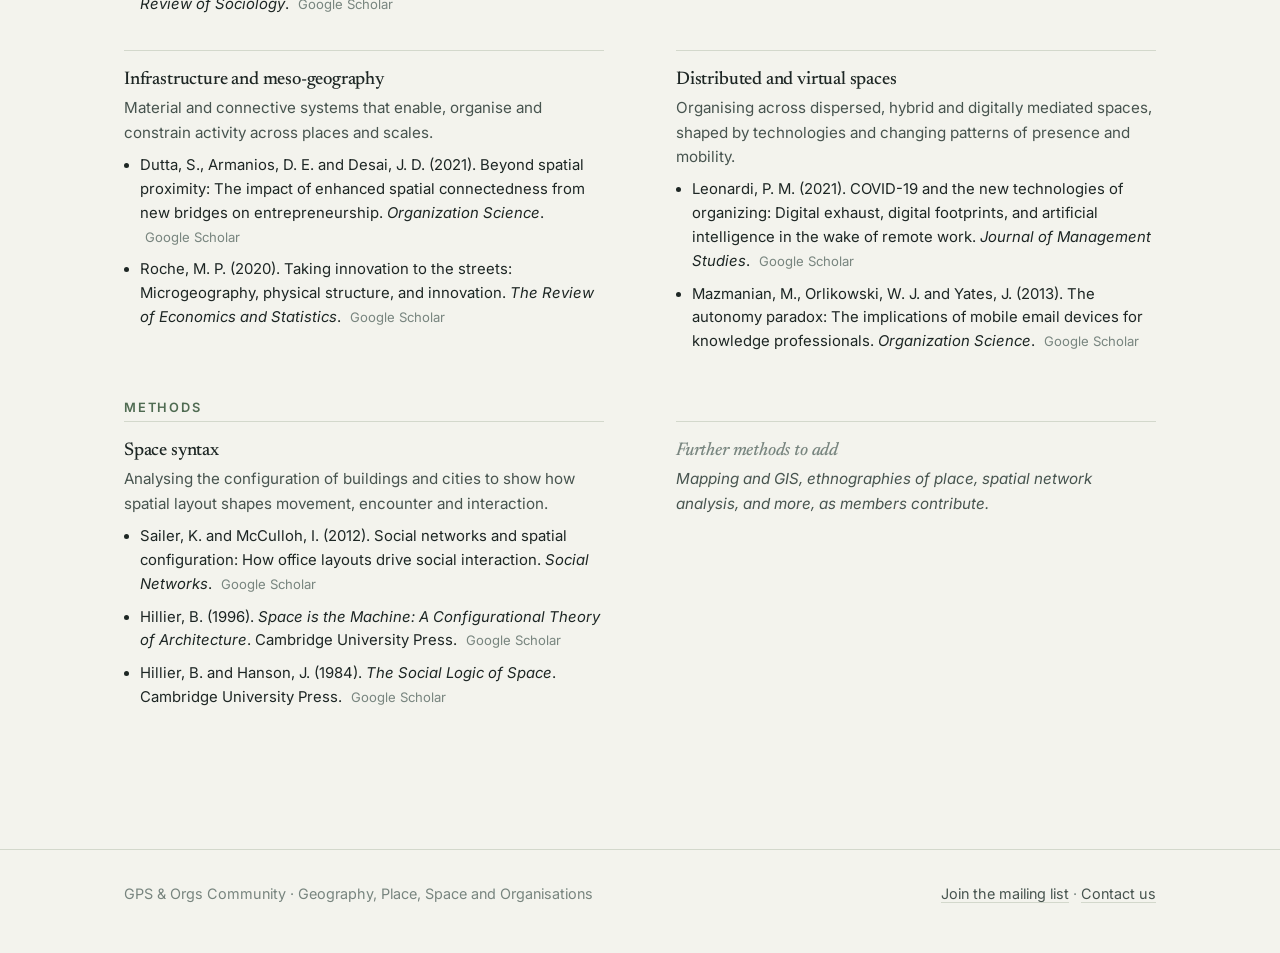
<file: readings.html>
<!doctype html>
<html lang="en">
<head>
<meta charset="utf-8">
<meta name="viewport" content="width=device-width, initial-scale=1">
<title>Readings · GPS &amp; Orgs Community</title>
<meta name="description" content="A starter reading list on organisations, geography, place and space, organised by research conversation.">
<link rel="stylesheet" href="/assets/site.css?v=8bb95e47">
</head>
<body>
<header class="site"><div class="wrap">
  <a class="brand" href="/"><svg viewBox="0 0 34 34" aria-hidden="true"><circle cx="17" cy="17" r="15.5" fill="none" stroke="#1d2624" stroke-width="1.4"/><circle cx="17" cy="17" r="9.5" fill="none" stroke="#2f5d6b" stroke-width="1.2"/><circle cx="17" cy="17" r="4" fill="#4f6b52"/><path d="M17 1.5v6M17 26.5v6M1.5 17h6M26.5 17h6" stroke="#1d2624" stroke-width="1.2"/></svg><span><span class="name">GPS <span>&amp;</span> Orgs</span><span class="tag">Geography · Place · Space · Organisations</span></span></a>
  <nav class="main" aria-label="Main"><a href="/">Home</a><details class="menu"><summary>Members</summary><div class="drop"><a href="/committee">Committee</a><a href="/members">Member registry</a></div></details><a href="/events">Events</a><details class="menu"><summary class="current">Resources</summary><div class="drop"><a href="/resources">Community</a><a href="/readings" aria-current="page">Readings</a><a href="/teaching">Teaching</a></div></details><details class="menu"><summary>Join</summary><div class="drop"><a href="/join">Mailing list</a><a href="/register">Register as a member</a></div></details></nav>
</div></header>

<main class="wrap">
<section class="page-title"><h1>Readings</h1><p class="lede">A starter shelf, organised by the provisional map of research conversations drawn up at the 7 September event. The map is a working device, not a taxonomy; the boundaries are exactly what the community is here to question. This is still being built and members are welcome to contribute: if there is work you think belongs on it, including your own, <a href="/contact">tell us</a>.</p></section>

<section class="band" id="readings">
  <h3 class="shelf-cat">Areas</h3>
  <div class="shelf">
    <div class="shelf-item"><h3>Organisational space and spatial practice</h3><p>Space as experienced, practised and socially produced, including how organisational power relations take material form.</p><ul><li>Migliore, A., Rossi-Lamastra, C. and Tagliaro, C. (2025). Home vs office: Does workspace design influence where academics conduct their research? <em>Research Policy</em>. <a class="scholar" href="https://scholar.google.com/scholar?q=%22Home+vs+office%3A+Does+workspace+design+influence+where+academics+conduct+their+research%3F%22" target="_blank" rel="noopener">Google Scholar</a></li><li>Stephenson, K. A., Kuismin, A., Putnam, L. L. and Sivunen, A. (2020). Process studies of organizational space. <em>Academy of Management Annals</em>. <a class="scholar" href="https://scholar.google.com/scholar?q=%22Process+studies+of+organizational+space%22" target="_blank" rel="noopener">Google Scholar</a></li><li>De Vaujany, F. X. and Vaast, E. (2014). If these walls could talk: The mutual construction of organizational space and legitimacy. <em>Organization Science</em>. <a class="scholar" href="https://scholar.google.com/scholar?q=%22If+these+walls+could+talk%3A+The+mutual+construction+of+organizational+space+and+legitimacy%22" target="_blank" rel="noopener">Google Scholar</a></li><li>Furnari, S. (2014). Interstitial spaces: Microinteraction settings and the genesis of new practices between institutional fields. <em>Academy of Management Review</em>. <a class="scholar" href="https://scholar.google.com/scholar?q=%22Interstitial+spaces%3A+Microinteraction+settings+and+the+genesis+of+new+practices+between+institutional+fields%22" target="_blank" rel="noopener">Google Scholar</a></li><li>Taylor, S. and Spicer, A. (2007). Time for space: A narrative review of research on organizational spaces. <em>International Journal of Management Reviews</em>. <a class="scholar" href="https://scholar.google.com/scholar?q=%22Time+for+space%3A+A+narrative+review+of+research+on+organizational+spaces%22" target="_blank" rel="noopener">Google Scholar</a></li></ul></div>
    <div class="shelf-item"><h3>Proximity, microgeography and the built environment</h3><p>Enclosures, barriers, layout and ambient surroundings that shape interaction and behaviour.</p><ul><li>Lee, S. and Sosa, M. E. (2025). Spaces for creativity: Unconventional workspaces and divergent thinking. <em>Management Science</em>. <a class="scholar" href="https://scholar.google.com/scholar?q=%22Spaces+for+creativity%3A+Unconventional+workspaces+and+divergent+thinking%22" target="_blank" rel="noopener">Google Scholar</a></li><li>Oyedeji, B. A., Ko, Y. H. and Lee, S. (2025). Physical work environments: An integrative review and agenda for future research. <em>Journal of Management</em>. <a class="scholar" href="https://scholar.google.com/scholar?q=%22Physical+work+environments%3A+An+integrative+review+and+agenda+for+future+research%22" target="_blank" rel="noopener">Google Scholar</a></li><li>Roche, M. P., Oettl, A. and Catalini, C. (2024). Proximate (co-)working: Knowledge spillovers and social interactions. <em>Management Science</em>. <a class="scholar" href="https://scholar.google.com/scholar?q=%22Proximate+%28co-%29working%3A+Knowledge+spillovers+and+social+interactions%22" target="_blank" rel="noopener">Google Scholar</a></li><li>Elsbach, K. D. and Pratt, M. G. (2007). The physical environment in organizations. <em>Academy of Management Annals</em>. <a class="scholar" href="https://scholar.google.com/scholar?q=%22The+physical+environment+in+organizations%22" target="_blank" rel="noopener">Google Scholar</a></li></ul></div>
    <div class="shelf-item"><h3>Place, meaning and identity</h3><p>Spaces made meaningful through experience, attachment, narrative and collective interpretation.</p><ul><li>Wright, A. L., Irving, G., Zafar, A. and Reay, T. (2023). The role of space and place in organizational and institutional change: A systematic review of the literature. <em>Journal of Management Studies</em>. <a class="scholar" href="https://scholar.google.com/scholar?q=%22The+role+of+space+and+place+in+organizational+and+institutional+change%3A+A+systematic+review+of+the+literature%22" target="_blank" rel="noopener">Google Scholar</a></li><li>Aversa, P., Furnari, S. and Jenkins, M. (2022). The primordial soup: Exploring the emotional microfoundations of cluster genesis. <em>Organization Science</em>. <a class="scholar" href="https://scholar.google.com/scholar?q=%22The+primordial+soup%3A+Exploring+the+emotional+microfoundations+of+cluster+genesis%22" target="_blank" rel="noopener">Google Scholar</a></li><li>Cartel, M., Kibler, E. and Dacin, M. T. (2022). Unpacking &ldquo;sense of place&rdquo; and &ldquo;place-making&rdquo; in organization studies: A toolkit for place-sensitive research. <em>The Journal of Applied Behavioral Science</em>. <a class="scholar" href="https://scholar.google.com/scholar?q=%22Unpacking+sense+of+place+and+place-making+in+organization+studies%3A+A+toolkit+for+place-sensitive+research%22" target="_blank" rel="noopener">Google Scholar</a></li><li>Nash, L. (2020). Performing place: A rhythmanalysis of the City of London. <em>Organization Studies</em>. <a class="scholar" href="https://scholar.google.com/scholar?q=%22Performing+place%3A+A+rhythmanalysis+of+the+City+of+London%22" target="_blank" rel="noopener">Google Scholar</a></li><li>Cresswell, T. (2004). <em>Place: A Short Introduction</em>. Blackwell. <a class="scholar" href="https://scholar.google.com/scholar?q=%22Place%3A+A+Short+Introduction%22" target="_blank" rel="noopener">Google Scholar</a></li><li>Gieryn, T. F. (2000). A space for place in sociology. <em>Annual Review of Sociology</em>. <a class="scholar" href="https://scholar.google.com/scholar?q=%22A+space+for+place+in+sociology%22" target="_blank" rel="noopener">Google Scholar</a></li></ul></div>
    <div class="shelf-item"><h3>Cities, regions and neighbourhoods</h3><p>Local communities, cities, regions and ecosystems that shape organisational practices, opportunities and outcomes.</p><ul><li>Hwang, J. and Yoon, H. (2026). Shifting and persisting neighborhood hierarchies: Immigrant influx and the gentrification of Black neighborhoods in the twenty-first century. <em>Sociological Perspectives</em>. <a class="scholar" href="https://scholar.google.com/scholar?q=%22Shifting+and+persisting+neighborhood+hierarchies%3A+Immigrant+influx+and+the+gentrification+of+Black+neighborhoods+in+the+twenty-first+century%22" target="_blank" rel="noopener">Google Scholar</a></li><li>Brandtner, C. and Su&aacute;rez, D. (2021). The structure of city action: Institutional embeddedness and sustainability practices in U.S. cities. <em>American Review of Public Administration</em>. <a class="scholar" href="https://scholar.google.com/scholar?q=%22The+structure+of+city+action%3A+Institutional+embeddedness+and+sustainability+practices+in+U.S.+cities%22" target="_blank" rel="noopener">Google Scholar</a></li><li>Gagliardi, L. and Iammarino, S. (2018). Innovation in risky markets: Ownership and location advantages in the UK regions. <em>Journal of Economic Geography</em>. <a class="scholar" href="https://scholar.google.com/scholar?q=%22Innovation+in+risky+markets%3A+Ownership+and+location+advantages+in+the+UK+regions%22" target="_blank" rel="noopener">Google Scholar</a></li><li>Marquis, C. and Battilana, J. (2009). Acting globally but thinking locally? The enduring influence of local communities on organizations. <em>Research in Organizational Behavior</em>. <a class="scholar" href="https://scholar.google.com/scholar?q=%22Acting+globally+but+thinking+locally%3F+The+enduring+influence+of+local+communities+on+organizations%22" target="_blank" rel="noopener">Google Scholar</a></li></ul></div>
    <div class="shelf-item"><h3>Infrastructure and meso-geography</h3><p>Material and connective systems that enable, organise and constrain activity across places and scales.</p><ul><li>Dutta, S., Armanios, D. E. and Desai, J. D. (2021). Beyond spatial proximity: The impact of enhanced spatial connectedness from new bridges on entrepreneurship. <em>Organization Science</em>. <a class="scholar" href="https://scholar.google.com/scholar?q=%22Beyond+spatial+proximity%3A+The+impact+of+enhanced+spatial+connectedness+from+new+bridges+on+entrepreneurship%22" target="_blank" rel="noopener">Google Scholar</a></li><li>Roche, M. P. (2020). Taking innovation to the streets: Microgeography, physical structure, and innovation. <em>The Review of Economics and Statistics</em>. <a class="scholar" href="https://scholar.google.com/scholar?q=%22Taking+innovation+to+the+streets%3A+Microgeography%2C+physical+structure%2C+and+innovation%22" target="_blank" rel="noopener">Google Scholar</a></li></ul></div>
    <div class="shelf-item"><h3>Distributed and virtual spaces</h3><p>Organising across dispersed, hybrid and digitally mediated spaces, shaped by technologies and changing patterns of presence and mobility.</p><ul><li>Leonardi, P. M. (2021). COVID-19 and the new technologies of organizing: Digital exhaust, digital footprints, and artificial intelligence in the wake of remote work. <em>Journal of Management Studies</em>. <a class="scholar" href="https://scholar.google.com/scholar?q=%22COVID-19+and+the+new+technologies+of+organizing%3A+Digital+exhaust%2C+digital+footprints%2C+and+artificial+intelligence+in+the+wake+of+remote+work%22" target="_blank" rel="noopener">Google Scholar</a></li><li>Mazmanian, M., Orlikowski, W. J. and Yates, J. (2013). The autonomy paradox: The implications of mobile email devices for knowledge professionals. <em>Organization Science</em>. <a class="scholar" href="https://scholar.google.com/scholar?q=%22The+autonomy+paradox%3A+The+implications+of+mobile+email+devices+for+knowledge+professionals%22" target="_blank" rel="noopener">Google Scholar</a></li></ul></div>
  </div>
  <h3 class="shelf-cat">Methods</h3>
  <div class="shelf">
    <div class="shelf-item"><h3>Space syntax</h3><p>Analysing the configuration of buildings and cities to show how spatial layout shapes movement, encounter and interaction.</p><ul><li>Sailer, K. and McCulloh, I. (2012). Social networks and spatial configuration: How office layouts drive social interaction. <em>Social Networks</em>. <a class="scholar" href="https://scholar.google.com/scholar?q=%22Social+networks+and+spatial+configuration%3A+How+office+layouts+drive+social+interaction%22" target="_blank" rel="noopener">Google Scholar</a></li><li>Hillier, B. (1996). <em>Space is the Machine: A Configurational Theory of Architecture</em>. Cambridge University Press. <a class="scholar" href="https://scholar.google.com/scholar?q=%22Space+is+the+Machine%3A+A+Configurational+Theory+of+Architecture%22" target="_blank" rel="noopener">Google Scholar</a></li><li>Hillier, B. and Hanson, J. (1984). <em>The Social Logic of Space</em>. Cambridge University Press. <a class="scholar" href="https://scholar.google.com/scholar?q=%22The+Social+Logic+of+Space%22" target="_blank" rel="noopener">Google Scholar</a></li></ul></div>
    <div class="shelf-item"><h3 class="placeholder">Further methods to add</h3><p class="placeholder">Mapping and GIS, ethnographies of place, spatial network analysis, and more, as members contribute.</p></div>
  </div>
</section>


</main>
<footer class="site"><div class="wrap">
  <div>GPS &amp; Orgs Community · Geography, Place, Space and Organisations</div>
  <div><a href="/join">Join the mailing list</a> · <a href="/contact">Contact us</a></div>
</div></footer>
<script>
document.querySelectorAll('a.mail').forEach(function(a){var u=a.dataset.u,d=a.dataset.d;a.href='mailto:'+u+'@'+d;if(!a.textContent.trim())a.textContent=u+'@'+d;});
document.querySelectorAll('details.menu').forEach(function(d){d.addEventListener('toggle',function(){if(d.open)document.querySelectorAll('details.menu').forEach(function(o){if(o!==d)o.open=false;});});});
document.addEventListener('click',function(e){if(!e.target.closest('details.menu'))document.querySelectorAll('details.menu').forEach(function(o){o.open=false;});});
</script>
</body>
</html>
</file>
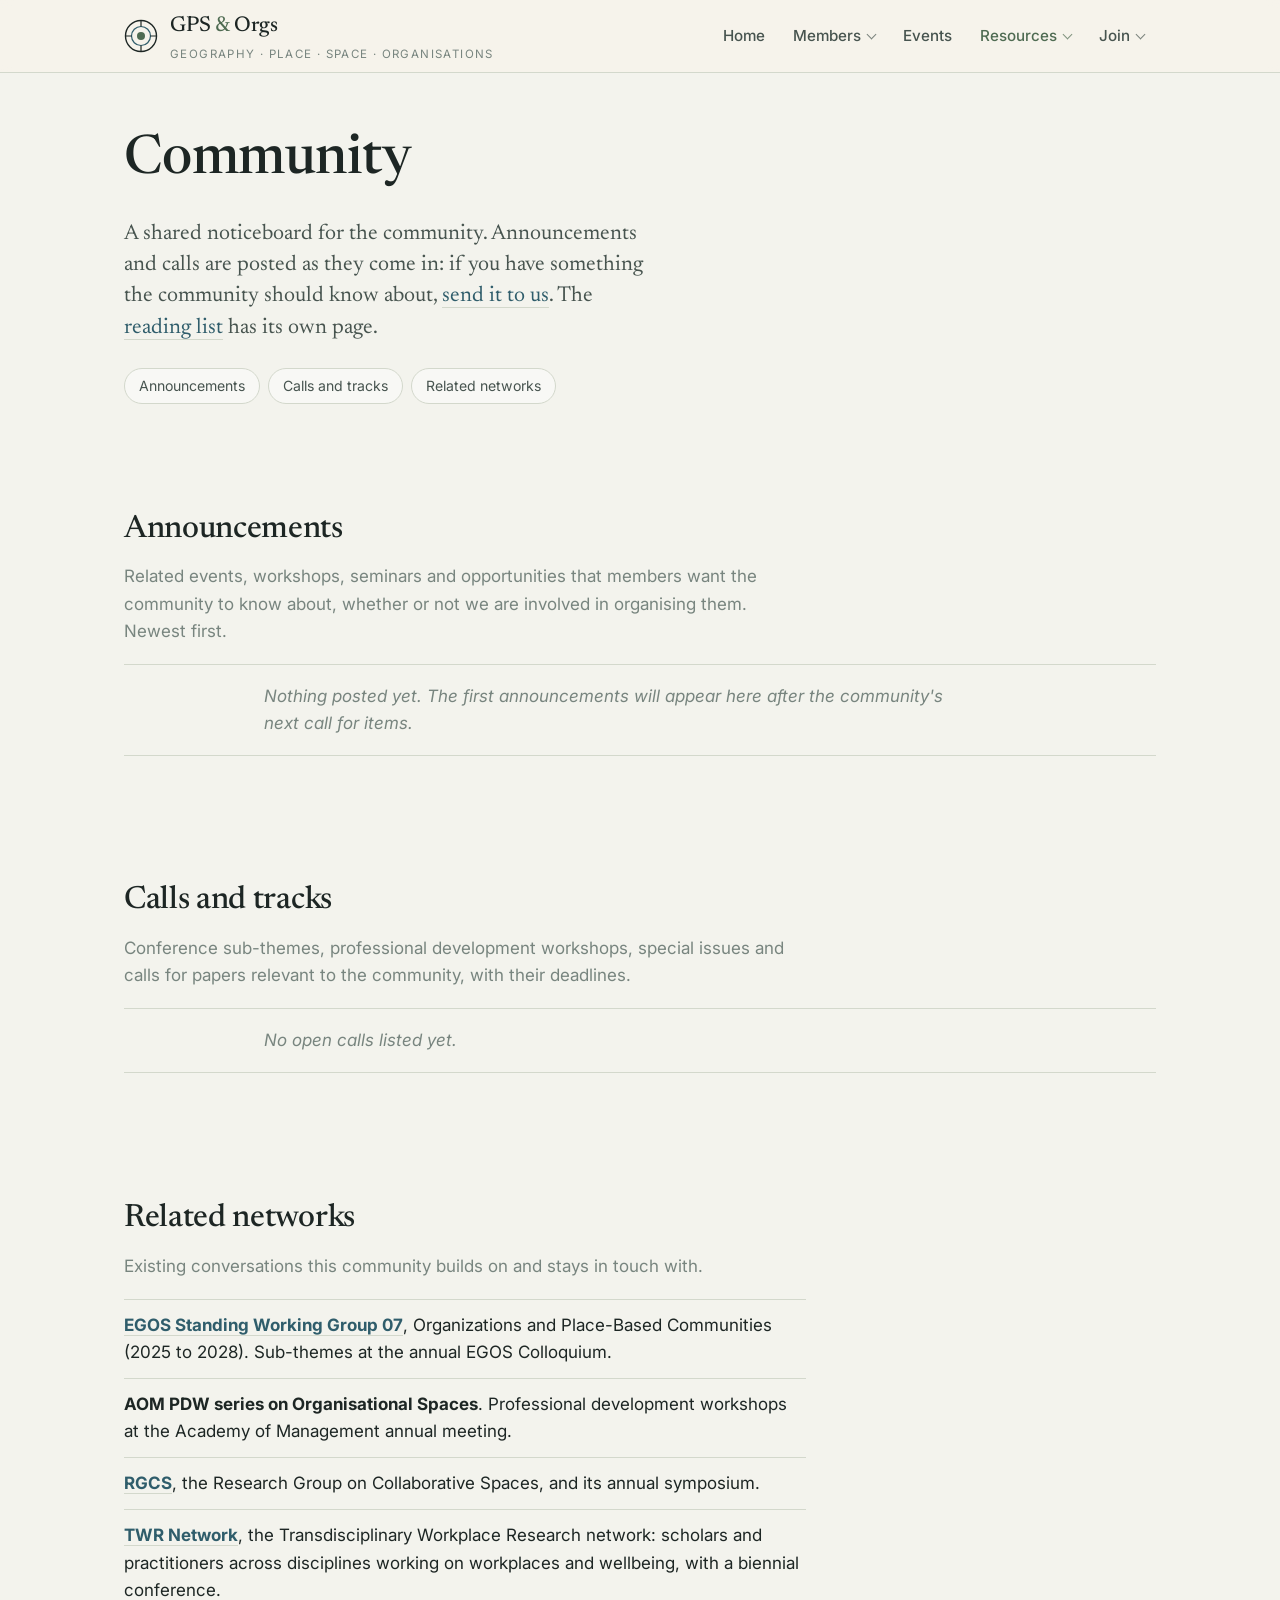
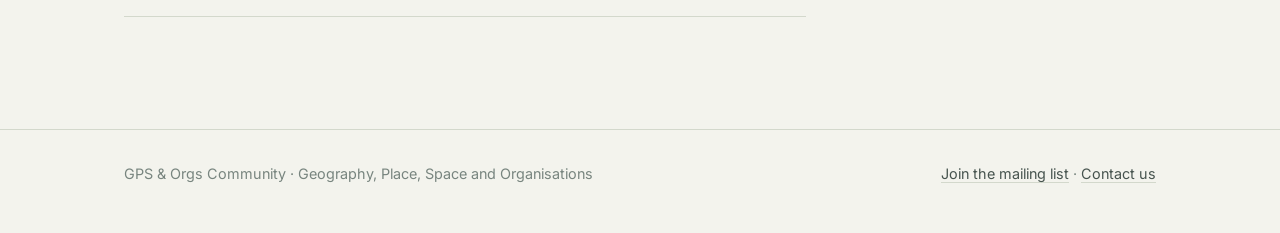
<file: resources.html>
<!doctype html>
<html lang="en">
<head>
<meta charset="utf-8">
<meta name="viewport" content="width=device-width, initial-scale=1">
<title>Community · GPS &amp; Orgs Community</title>
<meta name="description" content="Announcements, calls and related networks for research on organisations, geography, place and space.">
<link rel="stylesheet" href="/assets/site.css?v=8bb95e47">
</head>
<body>
<header class="site"><div class="wrap">
  <a class="brand" href="/"><svg viewBox="0 0 34 34" aria-hidden="true"><circle cx="17" cy="17" r="15.5" fill="none" stroke="#1d2624" stroke-width="1.4"/><circle cx="17" cy="17" r="9.5" fill="none" stroke="#2f5d6b" stroke-width="1.2"/><circle cx="17" cy="17" r="4" fill="#4f6b52"/><path d="M17 1.5v6M17 26.5v6M1.5 17h6M26.5 17h6" stroke="#1d2624" stroke-width="1.2"/></svg><span><span class="name">GPS <span>&amp;</span> Orgs</span><span class="tag">Geography · Place · Space · Organisations</span></span></a>
  <nav class="main" aria-label="Main"><a href="/">Home</a><details class="menu"><summary>Members</summary><div class="drop"><a href="/committee">Committee</a><a href="/members">Member registry</a></div></details><a href="/events">Events</a><details class="menu"><summary class="current">Resources</summary><div class="drop"><a href="/resources" aria-current="page">Community</a><a href="/readings">Readings</a><a href="/teaching">Teaching</a></div></details><details class="menu"><summary>Join</summary><div class="drop"><a href="/join">Mailing list</a><a href="/register">Register as a member</a></div></details></nav>
</div></header>

<main class="wrap">

<section class="page-title"><h1>Community</h1><p class="lede">A shared noticeboard for the community. Announcements and calls are posted as they come in: if you have something the community should know about, <a href="/contact">send it to us</a>. The <a href="/readings">reading list</a> has its own page.</p>
<nav class="subnav" aria-label="On this page"><a href="#announcements">Announcements</a><a href="#calls">Calls and tracks</a><a href="#networks">Related networks</a></nav></section>

<section class="band" id="announcements">
  <h2>Announcements</h2>
  <p class="muted">Related events, workshops, seminars and opportunities that members want the community to know about, whether or not we are involved in organising them. Newest first.</p>
  <div class="notice-list">
    <div class="notice empty"><div class="when">&nbsp;</div><div><p class="placeholder">Nothing posted yet. The first announcements will appear here after the community's next call for items.</p></div></div>
  </div>
</section>

<section class="band" id="calls">
  <h2>Calls and tracks</h2>
  <p class="muted">Conference sub-themes, professional development workshops, special issues and calls for papers relevant to the community, with their deadlines.</p>
  <div class="notice-list">
    <div class="notice empty"><div class="when">&nbsp;</div><div><p class="placeholder">No open calls listed yet.</p></div></div>
  </div>
</section>

<section class="band" id="networks">
  <h2>Related networks</h2>
  <p class="muted">Existing conversations this community builds on and stays in touch with.</p>
  <ul class="linklist">
    <li><strong><a href="https://www.egos.org/SWGs/SWG-07">EGOS Standing Working Group 07</a></strong>, Organizations and Place-Based Communities (2025 to 2028). Sub-themes at the annual EGOS Colloquium.</li>
    <li><strong>AOM PDW series on Organisational Spaces</strong>. Professional development workshops at the Academy of Management annual meeting.</li>
    <li><strong><a href="https://rgcs-owee.org/">RGCS</a></strong>, the Research Group on Collaborative Spaces, and its annual symposium.</li>
    <li><strong><a href="https://www.twrnetwork.org">TWR Network</a></strong>, the Transdisciplinary Workplace Research network: scholars and practitioners across disciplines working on workplaces and wellbeing, with a biennial conference.</li>
  </ul>
</section>

</main>
<footer class="site"><div class="wrap">
  <div>GPS &amp; Orgs Community · Geography, Place, Space and Organisations</div>
  <div><a href="/join">Join the mailing list</a> · <a href="/contact">Contact us</a></div>
</div></footer>
<script>
document.querySelectorAll('a.mail').forEach(function(a){var u=a.dataset.u,d=a.dataset.d;a.href='mailto:'+u+'@'+d;if(!a.textContent.trim())a.textContent=u+'@'+d;});
document.querySelectorAll('details.menu').forEach(function(d){d.addEventListener('toggle',function(){if(d.open)document.querySelectorAll('details.menu').forEach(function(o){if(o!==d)o.open=false;});});});
document.addEventListener('click',function(e){if(!e.target.closest('details.menu'))document.querySelectorAll('details.menu').forEach(function(o){o.open=false;});});
</script>
</body>
</html>
</file>
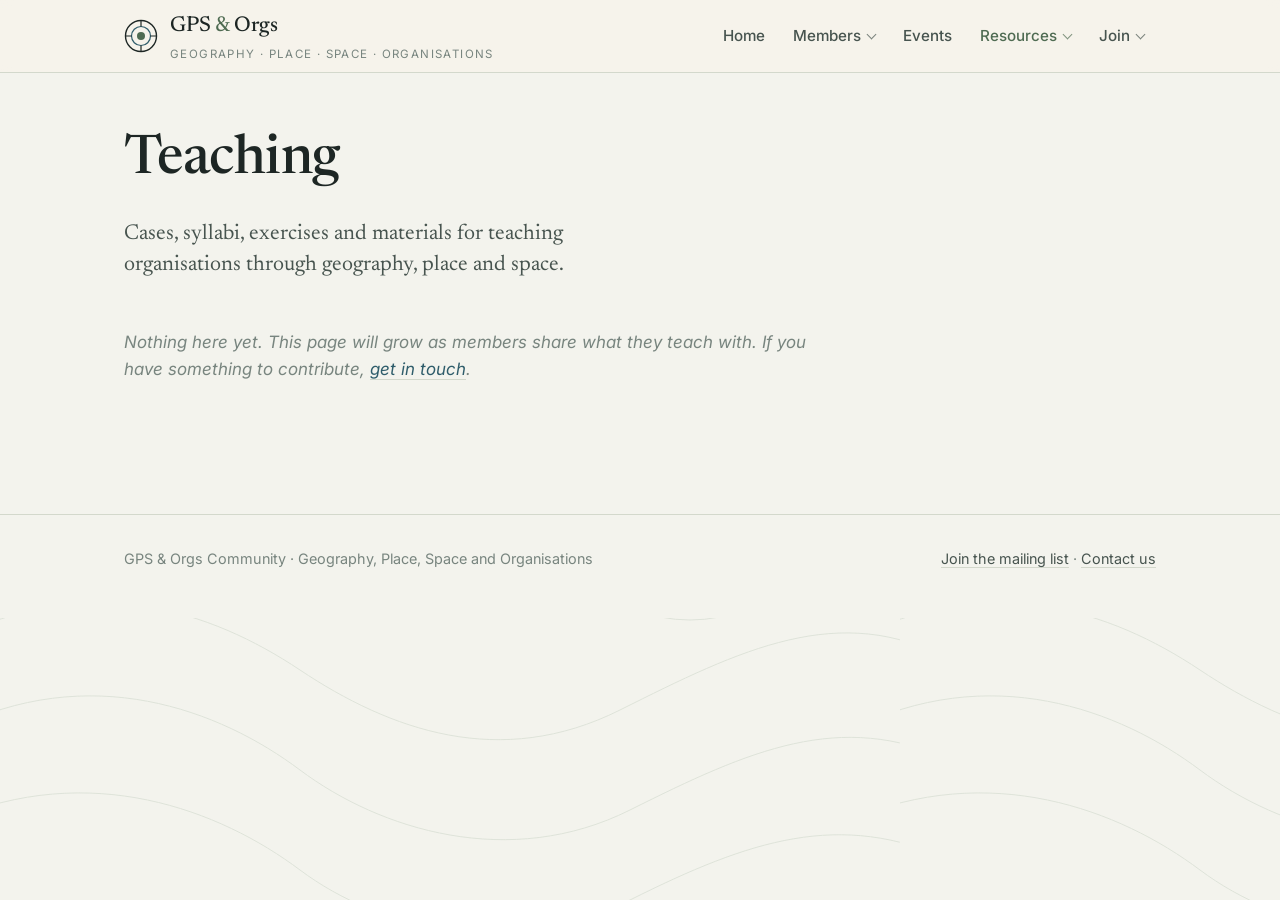
<file: teaching.html>
<!doctype html>
<html lang="en">
<head>
<meta charset="utf-8">
<meta name="viewport" content="width=device-width, initial-scale=1">
<title>Teaching · GPS &amp; Orgs Community</title>
<meta name="description" content="Teaching resources on organisations, geography, place and space.">
<link rel="stylesheet" href="/assets/site.css?v=8bb95e47">
</head>
<body>
<header class="site"><div class="wrap">
  <a class="brand" href="/"><svg viewBox="0 0 34 34" aria-hidden="true"><circle cx="17" cy="17" r="15.5" fill="none" stroke="#1d2624" stroke-width="1.4"/><circle cx="17" cy="17" r="9.5" fill="none" stroke="#2f5d6b" stroke-width="1.2"/><circle cx="17" cy="17" r="4" fill="#4f6b52"/><path d="M17 1.5v6M17 26.5v6M1.5 17h6M26.5 17h6" stroke="#1d2624" stroke-width="1.2"/></svg><span><span class="name">GPS <span>&amp;</span> Orgs</span><span class="tag">Geography · Place · Space · Organisations</span></span></a>
  <nav class="main" aria-label="Main"><a href="/">Home</a><details class="menu"><summary>Members</summary><div class="drop"><a href="/committee">Committee</a><a href="/members">Member registry</a></div></details><a href="/events">Events</a><details class="menu"><summary class="current">Resources</summary><div class="drop"><a href="/resources">Community</a><a href="/readings">Readings</a><a href="/teaching" aria-current="page">Teaching</a></div></details><details class="menu"><summary>Join</summary><div class="drop"><a href="/join">Mailing list</a><a href="/register">Register as a member</a></div></details></nav>
</div></header>

<main class="wrap">

<section class="page-title"><h1>Teaching</h1><p class="lede">Cases, syllabi, exercises and materials for teaching organisations through geography, place and space.</p></section>
<section class="band"><p class="placeholder">Nothing here yet. This page will grow as members share what they teach with. If you have something to contribute, <a href="/contact">get in touch</a>.</p></section>

</main>
<footer class="site"><div class="wrap">
  <div>GPS &amp; Orgs Community · Geography, Place, Space and Organisations</div>
  <div><a href="/join">Join the mailing list</a> · <a href="/contact">Contact us</a></div>
</div></footer>
<script>
document.querySelectorAll('a.mail').forEach(function(a){var u=a.dataset.u,d=a.dataset.d;a.href='mailto:'+u+'@'+d;if(!a.textContent.trim())a.textContent=u+'@'+d;});
document.querySelectorAll('details.menu').forEach(function(d){d.addEventListener('toggle',function(){if(d.open)document.querySelectorAll('details.menu').forEach(function(o){if(o!==d)o.open=false;});});});
document.addEventListener('click',function(e){if(!e.target.closest('details.menu'))document.querySelectorAll('details.menu').forEach(function(o){o.open=false;});});
</script>
</body>
</html>
</file>
<file: assets/site.css>
/* GPS & Orgs Community: shared styles */
@import url('https://fonts.googleapis.com/css2?family=Newsreader:ital,opsz,wght@0,6..72,400;0,6..72,500;0,6..72,600;1,6..72,400&family=Inter:wght@400;500;600&display=swap');

:root {
  --paper: #f3f3ed;
  --paper-2: #e9eae1;
  --ink: #1d2624;
  --ink-2: #47544f;
  --ink-3: #78857f;
  --rule: #d3d8cc;
  --terracotta: #4f6b52;   /* accent 1: moss green (variable name kept for brevity) */
  --slate: #2f5d6b;        /* accent 2: deep lake blue */
  --moss: #6f8a6a;
  --max: 1080px;
  --serif: "Newsreader", Georgia, "Times New Roman", serif;
  --sans: "Inter", -apple-system, BlinkMacSystemFont, "Helvetica Neue", Arial, sans-serif;
}
* { box-sizing: border-box; }
html { background: var(--paper); }
body {
  margin: 0; color: var(--ink); background: var(--paper);
  font-family: var(--sans); font-size: 17px; line-height: 1.6;
  -webkit-font-smoothing: antialiased;
}
/* faint contour lines, like a topographic sheet */
body::before {
  content: ""; position: fixed; inset: 0; z-index: -1; pointer-events: none; opacity: .55;
  background-image: url("data:image/svg+xml;utf8,<svg xmlns='http://www.w3.org/2000/svg' width='900' height='900' viewBox='0 0 900 900' fill='none' stroke='%23cdd6c9' stroke-width='1'><path d='M-50 120c120-60 240-40 330 20s190 90 300 40 220-90 370-30'/><path d='M-50 200c120-60 250-30 340 30s200 90 310 40 220-100 350-40'/><path d='M-50 290c130-50 250-20 340 40s210 80 320 30 210-90 340-40'/><path d='M-50 640c140-70 260-30 350 30s200 100 320 40 220-110 330-50'/><path d='M-50 730c140-70 270-20 350 40s210 100 330 40 210-100 320-50'/><path d='M-50 820c140-60 270-10 350 50s210 90 330 30 210-90 320-40'/><circle cx='690' cy='470' r='60'/><circle cx='690' cy='470' r='105'/><circle cx='690' cy='470' r='150'/><circle cx='210' cy='500' r='45'/><circle cx='210' cy='500' r='85'/></svg>");
  background-size: 900px 900px;
}
a { color: var(--slate); text-decoration: none; border-bottom: 1px solid var(--rule); transition: border-color .15s, color .15s; }
a:hover { color: var(--terracotta); border-bottom-color: var(--terracotta); }
h1, h2, h3 { font-family: var(--serif); font-weight: 500; line-height: 1.15; letter-spacing: -.01em; margin: 0 0 .5em; }
h1 { font-size: clamp(2.2rem, 4.5vw, 3.4rem); }
h2 { font-size: clamp(1.5rem, 2.6vw, 2rem); margin-top: 2.2em; }
h3 { font-size: 1.25rem; margin-top: 1.6em; }
p { margin: 0 0 1.1em; max-width: 62ch; }
.lede { font-family: var(--serif); font-size: 1.35rem; line-height: 1.45; color: var(--ink-2); max-width: 44ch; }
.muted { color: var(--ink-3); }
.small { font-size: .9rem; }
.wrap { max-width: var(--max); margin: 0 auto; padding: 0 24px; }

/* header */
header.site { border-bottom: 1px solid var(--rule); background: rgba(246,242,234,.85); backdrop-filter: blur(6px); position: sticky; top: 0; z-index: 10; }
header.site .wrap { display: flex; align-items: center; justify-content: space-between; gap: 24px; min-height: 72px; flex-wrap: wrap; }
.brand { display: flex; align-items: center; gap: 12px; border: 0; color: var(--ink); }
.brand:hover { color: var(--ink); }
.brand svg { width: 34px; height: 34px; flex: none; }
.brand .name { font-family: var(--serif); font-size: 1.35rem; font-weight: 500; letter-spacing: -.01em; }
.brand .name span { color: var(--terracotta); }
.brand .tag { display: block; font-family: var(--sans); font-size: .72rem; letter-spacing: .12em; text-transform: uppercase; color: var(--ink-3); margin-top: 1px; }
nav.main { display: flex; gap: 4px; flex-wrap: wrap; }
nav.main a { border: 0; padding: 8px 12px; border-radius: 6px; font-size: .95rem; font-weight: 500; color: var(--ink-2); }
nav.main a:hover { background: var(--paper-2); color: var(--ink); }
nav.main a[aria-current="page"] { color: var(--terracotta); }
/* dropdown groups: native disclosure, no script needed to open */
details.menu { position: relative; }
details.menu summary { list-style: none; cursor: pointer; padding: 8px 12px; border-radius: 6px; font-size: .95rem; font-weight: 500; color: var(--ink-2); user-select: none; }
details.menu summary::-webkit-details-marker { display: none; }
details.menu summary::after { content: ""; display: inline-block; width: 6px; height: 6px; margin-left: 7px; border-right: 1.5px solid currentColor; border-bottom: 1.5px solid currentColor; transform: translateY(-3px) rotate(45deg); opacity: .7; }
details.menu[open] summary, details.menu summary:hover { background: var(--paper-2); color: var(--ink); }
details.menu summary.current { color: var(--terracotta); }
details.menu .drop { position: absolute; top: calc(100% + 6px); left: 0; min-width: 210px; background: var(--paper); border: 1px solid var(--rule); border-radius: 10px; padding: 6px; box-shadow: 0 10px 30px rgba(29,38,36,.10); display: flex; flex-direction: column; z-index: 20; }
details.menu .drop a { display: block; padding: 9px 12px; border-radius: 6px; }
details.menu:last-child .drop { left: auto; right: 0; }   /* last menu opens leftwards so it never leaves the page */
@media (max-width: 720px) {
  header.site .wrap { align-items: flex-start; padding-top: 10px; padding-bottom: 10px; }
  nav.main { width: 100%; }
  details.menu .drop { position: static; box-shadow: none; border: 0; padding: 0 0 4px 10px; min-width: 0; }
}

/* hero and sections */
.hero { padding: 72px 0 40px; }
.hero .kicker { font-size: .8rem; letter-spacing: .14em; text-transform: uppercase; color: var(--terracotta); font-weight: 600; margin-bottom: 14px; }
.hero h1 { max-width: 16ch; }
.page-title { padding: 56px 0 8px; }
section.band { padding: 16px 0 40px; }
.rule { border: 0; border-top: 1px solid var(--rule); margin: 40px 0; }
.grid { display: grid; gap: 28px; grid-template-columns: repeat(auto-fit, minmax(260px, 1fr)); }
.card { background: rgba(255,255,255,.5); border: 1px solid var(--rule); border-radius: 10px; padding: 22px 22px 18px; }
.card h3 { margin-top: 0; }
.card p:last-child { margin-bottom: 0; }
.btn { display: inline-block; border: 1px solid var(--ink); border-radius: 999px; padding: 10px 20px; font-weight: 500; color: var(--ink); }
.btn:hover { background: var(--ink); color: var(--paper); border-color: var(--ink); }
.btn.accent { background: var(--terracotta); border-color: var(--terracotta); color: #fff; }
.btn.accent:hover { background: #3d553f; border-color: #3d553f; }
.actions { display: flex; gap: 14px; flex-wrap: wrap; margin-top: 22px; }

/* people */
.people { display: grid; gap: 22px 32px; grid-template-columns: repeat(auto-fill, minmax(230px, 1fr)); margin-top: 8px; }
.person { border-top: 2px solid var(--rule); padding-top: 12px; }
.person .who { font-family: var(--serif); font-size: 1.2rem; font-weight: 500; }
.person .where { color: var(--ink-2); font-size: .95rem; }
.person .role { color: var(--ink-3); font-size: .82rem; letter-spacing: .06em; text-transform: uppercase; margin-top: 4px; }
.placeholder { color: var(--ink-3); font-style: italic; }

/* events */
.event { display: grid; grid-template-columns: 120px 1fr; gap: 20px; padding: 22px 0; border-top: 1px solid var(--rule); }
.event:last-child { border-bottom: 1px solid var(--rule); }
.event .when { font-family: var(--serif); font-size: 1.15rem; line-height: 1.25; color: var(--ink-2); }
.event .when small { display: block; font-family: var(--sans); font-size: .8rem; color: var(--ink-3); margin-top: 4px; }
.event h3 { margin: 0 0 .3em; }
.event .where { color: var(--ink-3); font-size: .92rem; margin-bottom: .6em; }
.photo { margin: 0 0 1.1em; max-width: 75%; }
.photo img { display: block; width: 100%; height: auto; border-radius: 2px; }
.photo figcaption { font-size: .85rem; color: var(--ink-3); margin-top: 6px; }
@media (max-width: 600px) { .event { grid-template-columns: 1fr; gap: 6px; } .photo { max-width: 100%; } }

/* forms */
form.join { max-width: 520px; }
.field { margin-bottom: 18px; }
.field label { display: block; font-size: .9rem; font-weight: 500; margin-bottom: 6px; }
.field input, .field select, .field textarea {
  width: 100%; font: inherit; color: var(--ink); background: rgba(255,255,255,.7);
  border: 1px solid var(--rule); border-radius: 8px; padding: 11px 12px;
}
.field input:focus, .field select:focus, .field textarea:focus { outline: 2px solid var(--slate); outline-offset: 1px; border-color: var(--slate); }
.field .hint { font-size: .85rem; color: var(--ink-3); margin-top: 6px; }
.check { display: flex; gap: 10px; align-items: flex-start; font-size: .95rem; }
.check input { width: auto; margin-top: 5px; }

/* footer */
footer.site { border-top: 1px solid var(--rule); margin-top: 72px; padding: 32px 0 48px; color: var(--ink-3); font-size: .9rem; }
footer.site .wrap { display: flex; justify-content: space-between; gap: 24px; flex-wrap: wrap; }
footer.site a { color: var(--ink-2); }

/* resources page */
.subnav { display: flex; gap: 8px; flex-wrap: wrap; margin: 6px 0 12px; }
.subnav a { border: 1px solid var(--rule); border-radius: 999px; padding: 6px 14px; font-size: .88rem; color: var(--ink-2); background: rgba(255,255,255,.4); }
.subnav a:hover { border-color: var(--slate); color: var(--slate); }
.notice-list { border-top: 1px solid var(--rule); }
.notice { display: grid; grid-template-columns: 120px 1fr; gap: 20px; padding: 18px 0; border-bottom: 1px solid var(--rule); }
.notice .when { font-family: var(--serif); font-size: 1.05rem; color: var(--ink-2); line-height: 1.3; }
.notice .when small { display: block; font-family: var(--sans); font-size: .78rem; color: var(--ink-3); margin-top: 3px; }
.notice h3 { margin: 0 0 .25em; font-size: 1.15rem; }
.notice p { margin: 0; }
.notice .meta { color: var(--ink-3); font-size: .88rem; margin-top: 4px; }
.notice.empty p { margin: 0; }
@media (max-width: 600px) { .notice { grid-template-columns: 1fr; gap: 4px; } }
.shelf { display: grid; gap: 14px 72px; grid-template-columns: repeat(auto-fit, minmax(320px, 1fr)); }
.shelf-item { padding: 18px 0 10px; border-top: 1px solid var(--rule); }
.shelf-item h3 { margin: 0 0 .35em; font-size: 1.15rem; }
.shelf-item p { font-size: .95rem; color: var(--ink-2); margin-bottom: .6em; }
.shelf-item ul { margin: 0; padding-left: 1.1em; font-size: .93rem; }
.shelf-item li { margin-bottom: .6em; }
.shelf-item a.scholar { white-space: nowrap; font-size: .82rem; color: var(--ink-3); border-bottom-color: transparent; margin-left: .35em; }
.shelf-item a.scholar:hover { color: var(--slate); border-bottom-color: var(--slate); }
.linklist { list-style: none; padding: 0; margin: 0; border-top: 1px solid var(--rule); max-width: 62ch; }
.linklist li { padding: 12px 0; border-bottom: 1px solid var(--rule); }
.shelf-cat { font-family: var(--sans); font-size: .8rem; letter-spacing: .14em; text-transform: uppercase; color: var(--terracotta); font-weight: 600; margin: 2.2em 0 .4em; }
.shelf-cat + .shelf { margin-bottom: 8px; }

/* member registry */
.signed { background: var(--paper-2); border-bottom: 1px solid var(--rule); font-size: .9rem; color: var(--ink-2); }
.signed .wrap { display: flex; justify-content: space-between; align-items: center; gap: 16px; min-height: 40px; flex-wrap: wrap; }
.signed .links { display: flex; gap: 16px; align-items: center; }
.signed form { display: inline; }
.linkbtn { background: none; border: 0; padding: 0; font: inherit; color: var(--slate); cursor: pointer; border-bottom: 1px solid var(--rule); }
.linkbtn:hover { color: var(--terracotta); border-bottom-color: var(--terracotta); }
.alert { border: 1px solid #c9a08a; background: #f6e9e2; color: #6b3a24; border-radius: 8px; padding: 12px 14px; margin-bottom: 20px; max-width: 520px; }
.alert.ok { border-color: #b5c7b3; background: #e6eee3; color: #2f4a33; }
.field input.code { font-size: 1.6rem; letter-spacing: .3em; max-width: 220px; text-align: center; }
.btn.danger { border-color: #8a3b2a; color: #8a3b2a; }
.btn.danger:hover { background: #8a3b2a; color: #fff; }
.registry { display: grid; gap: 22px 32px; grid-template-columns: repeat(auto-fill, minmax(280px, 1fr)); margin-top: 14px; }
.member { border-top: 2px solid var(--rule); padding-top: 12px; position: relative; }
.member .who { font-family: var(--serif); font-size: 1.2rem; font-weight: 500; }
.member .where { color: var(--ink-2); font-size: .95rem; }
.member .where .line { display: block; }
.member .mail-line { font-size: .9rem; margin-top: 2px; }
.member .interests { font-size: .93rem; color: var(--ink-2); margin: .5em 0 0; }
.member .remove { margin-top: 8px; }
.badge { display: inline-block; font-size: .85em; vertical-align: 1px; margin-left: 2px; }
.badge.steering { color: var(--terracotta); }
.badge.representative { color: var(--slate); }
</file>
